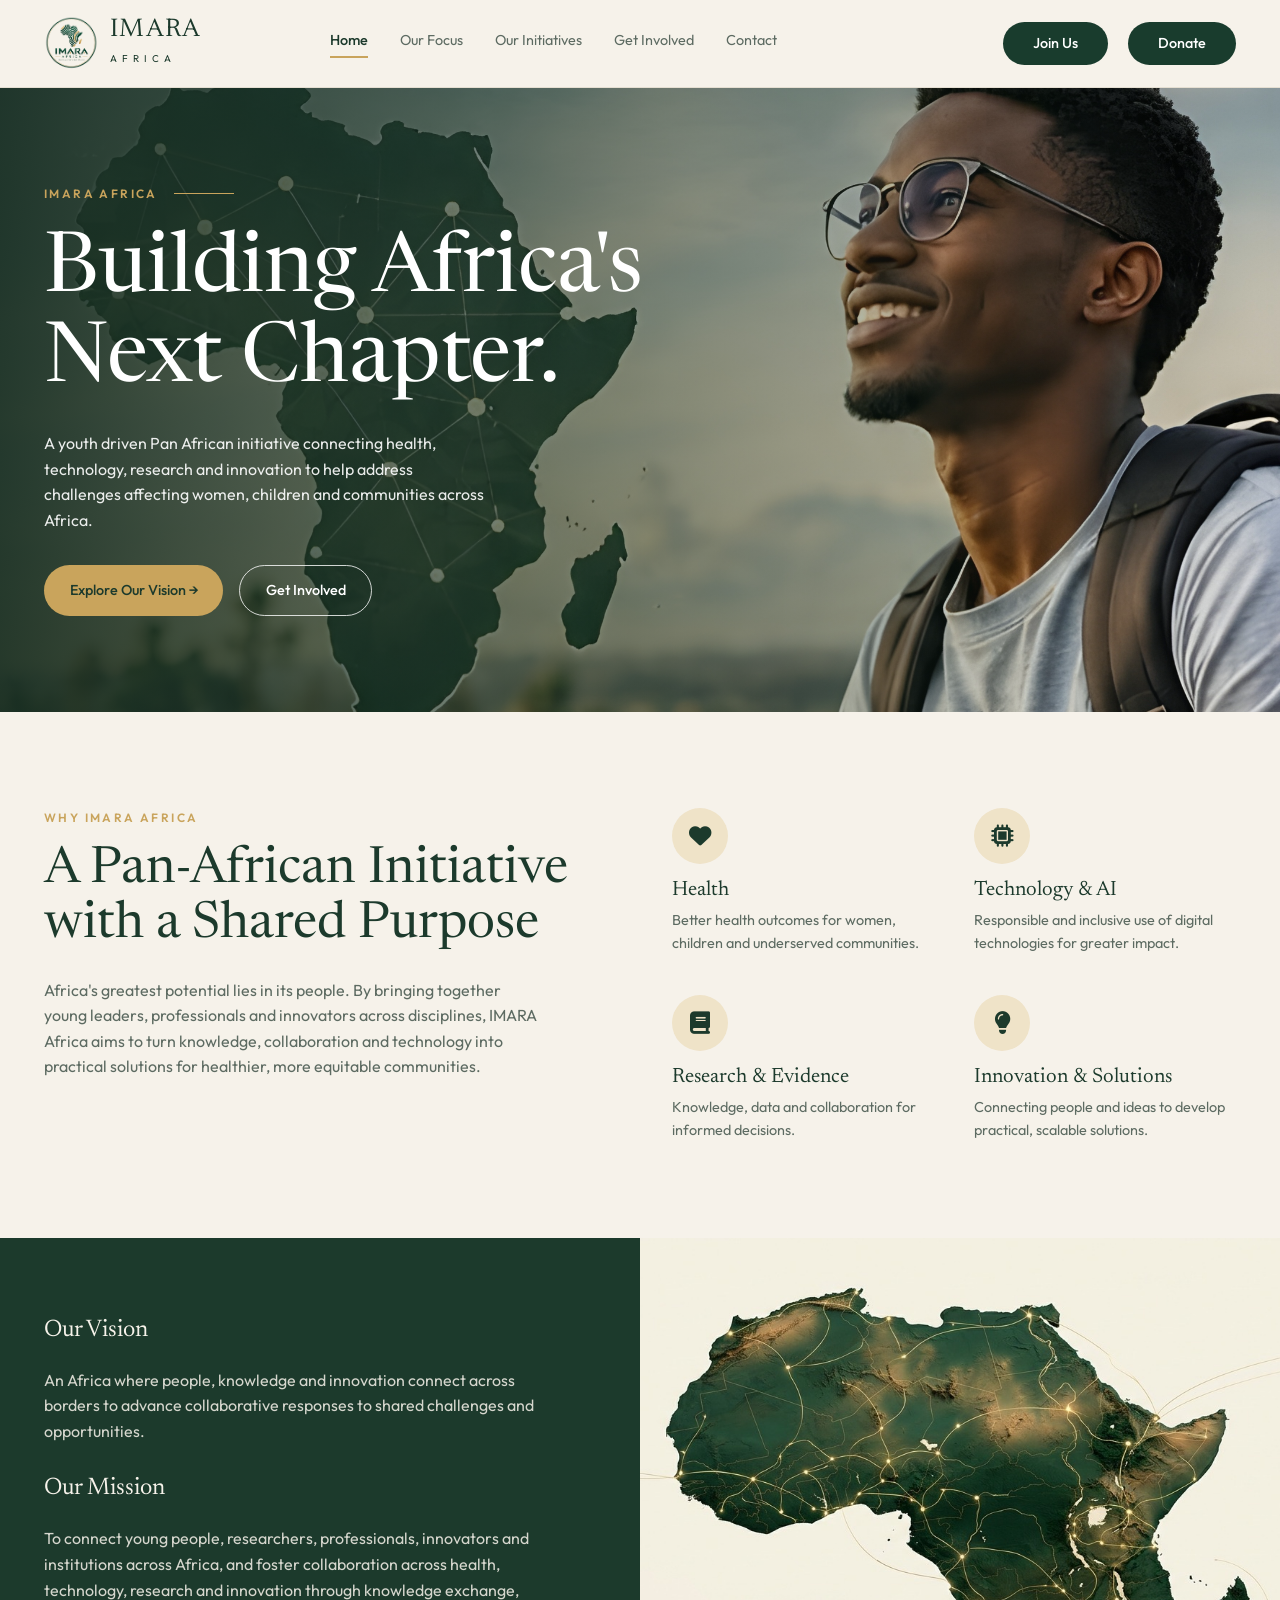
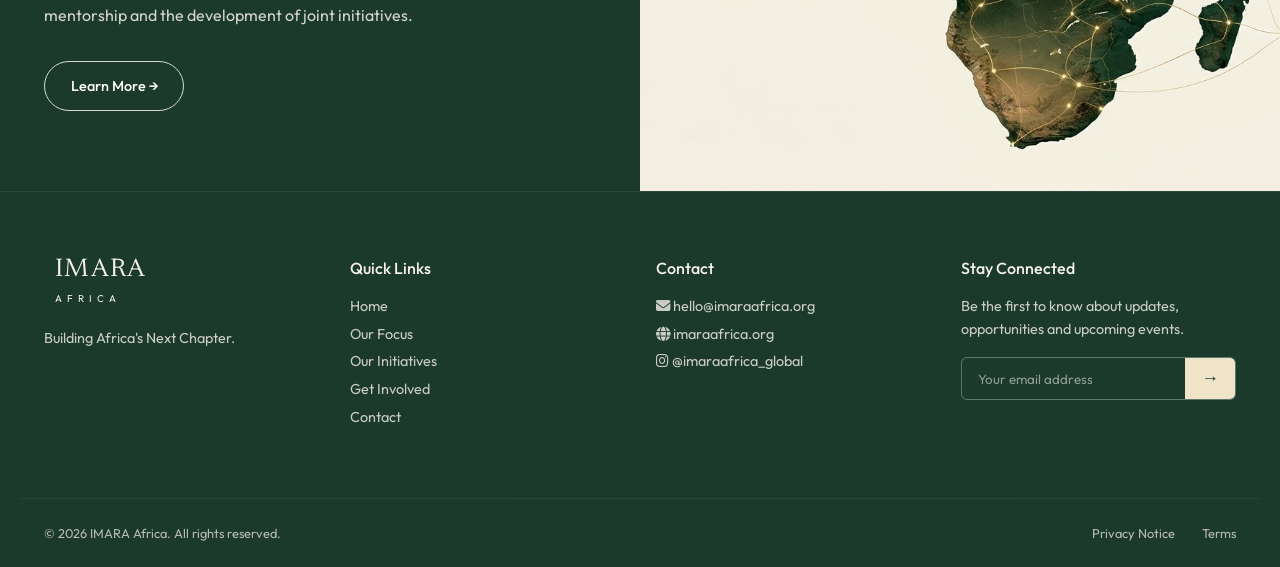
<file: index.html>
<!DOCTYPE html>
<html lang="en">

<head>
  <meta charset="UTF-8" />
  <meta name="viewport" content="width=device-width, initial-scale=1" />

  <!-- SEO -->
  <title>IMARA Africa | Building Africa's Next Chapter</title>

  <meta name="description"
    content="IMARA Africa is a youth-driven Pan-African initiative connecting health, technology, research and innovation to build Africa's future." />

  <link rel="canonical" href="https://imaraafrica.org/" />

  <!-- Google Fonts -->
  <link rel="preconnect" href="https://fonts.googleapis.com" />
  <link href="https://fonts.googleapis.com/css2?family=Newsreader:opsz,wght@6..72,400;6..72,500&family=Outfit:wght@300;400;500;600&display=swap" rel="stylesheet" />

  <!-- CSS -->
  <link rel="stylesheet" href="style.css" />
  <link rel="stylesheet" href="https://cdnjs.cloudflare.com/ajax/libs/font-awesome/6.7.2/css/all.min.css">
  <link rel="icon" type="image/png" href="images/logo2.jpg">
  <meta name="viewport" content="width=device-width, initial-scale=1.0">
</head>

<body>

  <!-- HEADER -->
  <header class="header">
    <div class="container header-inner">
      <a href="index.html" class="logo">
        <img src="./images/logo.jpg" alt="Logo" class="logo">
        <span><b>IMARA</b><small>AFRICA</small></span>
      </a>
      <nav class="nav" id="nav">
        <a href="index.html" class="active">Home</a>
        <a href="focus.html">Our Focus</a>
        <a href="initiatives.html">Our Initiatives</a>
        <a href="get-involved.html">Get Involved</a>
        <a href="contact.html">Contact</a>
      </nav>
      <div class="nav-buttons">
        <a href="get-involved.html" class="btn btn-green">Join Us</a>
        <a href="#" class="btn btn-green">Donate</a>
      </div>
      <button class="menu-btn" id="menuBtn" aria-label="Menu">☰</button>
    </div>
  </header>

  <!-- HERO -->
  <section class="hero">
    <img src="images/alao.jpg" alt="Young African woman looking at the horizon" />
    <div class="hero-overlay"></div>
    <div class="container hero-content fade-up">
      <p class="eyebrow">IMARA Africa <span class="line"></span></p>
      <h1>Building Africa's Next Chapter.</h1>
      <p>A youth driven Pan African initiative connecting health, technology, research and innovation to help address challenges affecting women, children and communities across Africa.</p>
      <div class="buttons">
        <a href="#network" class="btn btn-gold">Explore Our Vision →</a>
        <a href="get-involved.html" class="btn btn-outline">Get Involved</a>
      </div>
    </div>
  </section>

  <!-- ABOUT TEASER -->
  <section class="container about reveal">
    <div>
      <p class="eyebrow">Why IMARA Africa</p>
      <h2>A Pan-African Initiative with a Shared Purpose</h2>
      <p class="muted">Africa's greatest potential lies in its people. By bringing together young leaders, professionals and innovators across disciplines, IMARA Africa aims to turn knowledge, collaboration and technology into practical solutions for healthier, more equitable communities.</p>
    </div>
    <div class="features">
      <div class="feature"><div class="icon-circle"><i class="fa-solid fa-heart"></i></div><h3>Health</h3><p>Better health outcomes for women, children and underserved communities.</p></div>
      <div class="feature"><div class="icon-circle"><i class="fa-solid fa-microchip"></i></div><h3>Technology &amp; AI</h3><p>Responsible and inclusive use of digital technologies for greater impact.</p></div>
      <div class="feature"><div class="icon-circle"><i class="fa-solid fa-book"></i></div><h3>Research &amp; Evidence</h3><p>Knowledge, data and collaboration for informed decisions.</p></div>
      <div class="feature"><div class="icon-circle"><i class="fa-solid fa-lightbulb"></i></div><h3>Innovation &amp; Solutions</h3><p>Connecting people and ideas to develop practical, scalable solutions.</p></div>
    </div>
  </section>

  <!-- NETWORK TEASER -->
  <section class="split dark" id="network">
    <div class="split-text reveal">
      <h1>Our Vision</h1>
      <p>An Africa where people, knowledge and innovation connect across borders to advance collaborative responses to shared challenges and opportunities.</p>
      <h1>Our Mission</h1>
      <p>To connect young people, researchers, professionals, innovators and institutions across Africa, and foster collaboration across health, technology, research and innovation through knowledge exchange, mentorship and the development of joint initiatives.</p>
      <a href="initiatives.html" class="btn btn-outline">Learn More →</a>
    </div>
    <img src="images/vii.jpg" alt="Young professionals collaborating" loading="lazy" />
  </section>

  <!-- FOOTER -->
  <footer class="footer dark">
    <div class="container footer-grid">
      <div>
        <a href="index.html" class="logo light">
          <svg viewBox="0 0 40 44"><path d="M14 2c6 0 12 2 15 6l6 8c2 3 4 4 4 7-1 4-5 6-7 10l-4 9c-1 2-4 2-5 0l-3-9-5-6-10-1C2 25 0 20 2 15 5 9 8 2 14 2z"/></svg>
          <span><b>IMARA</b><small>AFRICA</small></span>
        </a>
        <p class="soft">Building Africa's Next Chapter.</p>
      </div>
      <div>
        <h4>Quick Links</h4>
        <ul class="soft"><li>
          <a href="index.html">Home</a></li>
          <li><a href="focus.html">Our Focus</a></li>
          <li><a href="initiatives.html">Our Initiatives</a></li>
          <li><a href="get-involved.html">Get Involved</a></li>
          <li><a href="contact.html">Contact</a></li></ul>
      </div>
      <div>
        <h4>Contact</h4>
        <ul class="soft"><li><i class="fa-solid fa-envelope"></i> hello@imaraafrica.org</li>
          <li><i class="fa-solid fa-globe"></i> imaraafrica.org</li>
          <li><a href="https://www.instagram.com/imaraafrica_global/" target="_blank"><i class="fa-brands fa-instagram"></i></a> @imaraafrica_global</li></ul>
      </div>
      <div>
        <h4>Stay Connected</h4>
        <p class="soft">Be the first to know about updates, opportunities and upcoming events.</p>
        <form class="subscribe" id="subscribe">
          <input type="email" required placeholder="Your email address" />
          <button aria-label="Subscribe">→</button>
        </form>
        <p class="thanks" id="thanks">Thank you for subscribing!</p>
      </div>
    </div>
    <div class="container footer-bottom">
      <span>© <span id="year"></span> IMARA Africa. All rights reserved.</span>
      <span><a href="#">Privacy Notice</a> <a href="#">Terms</a></span>
    </div>
  </footer>

  <script src="script.js"></script>
</body>
</html>
</file>
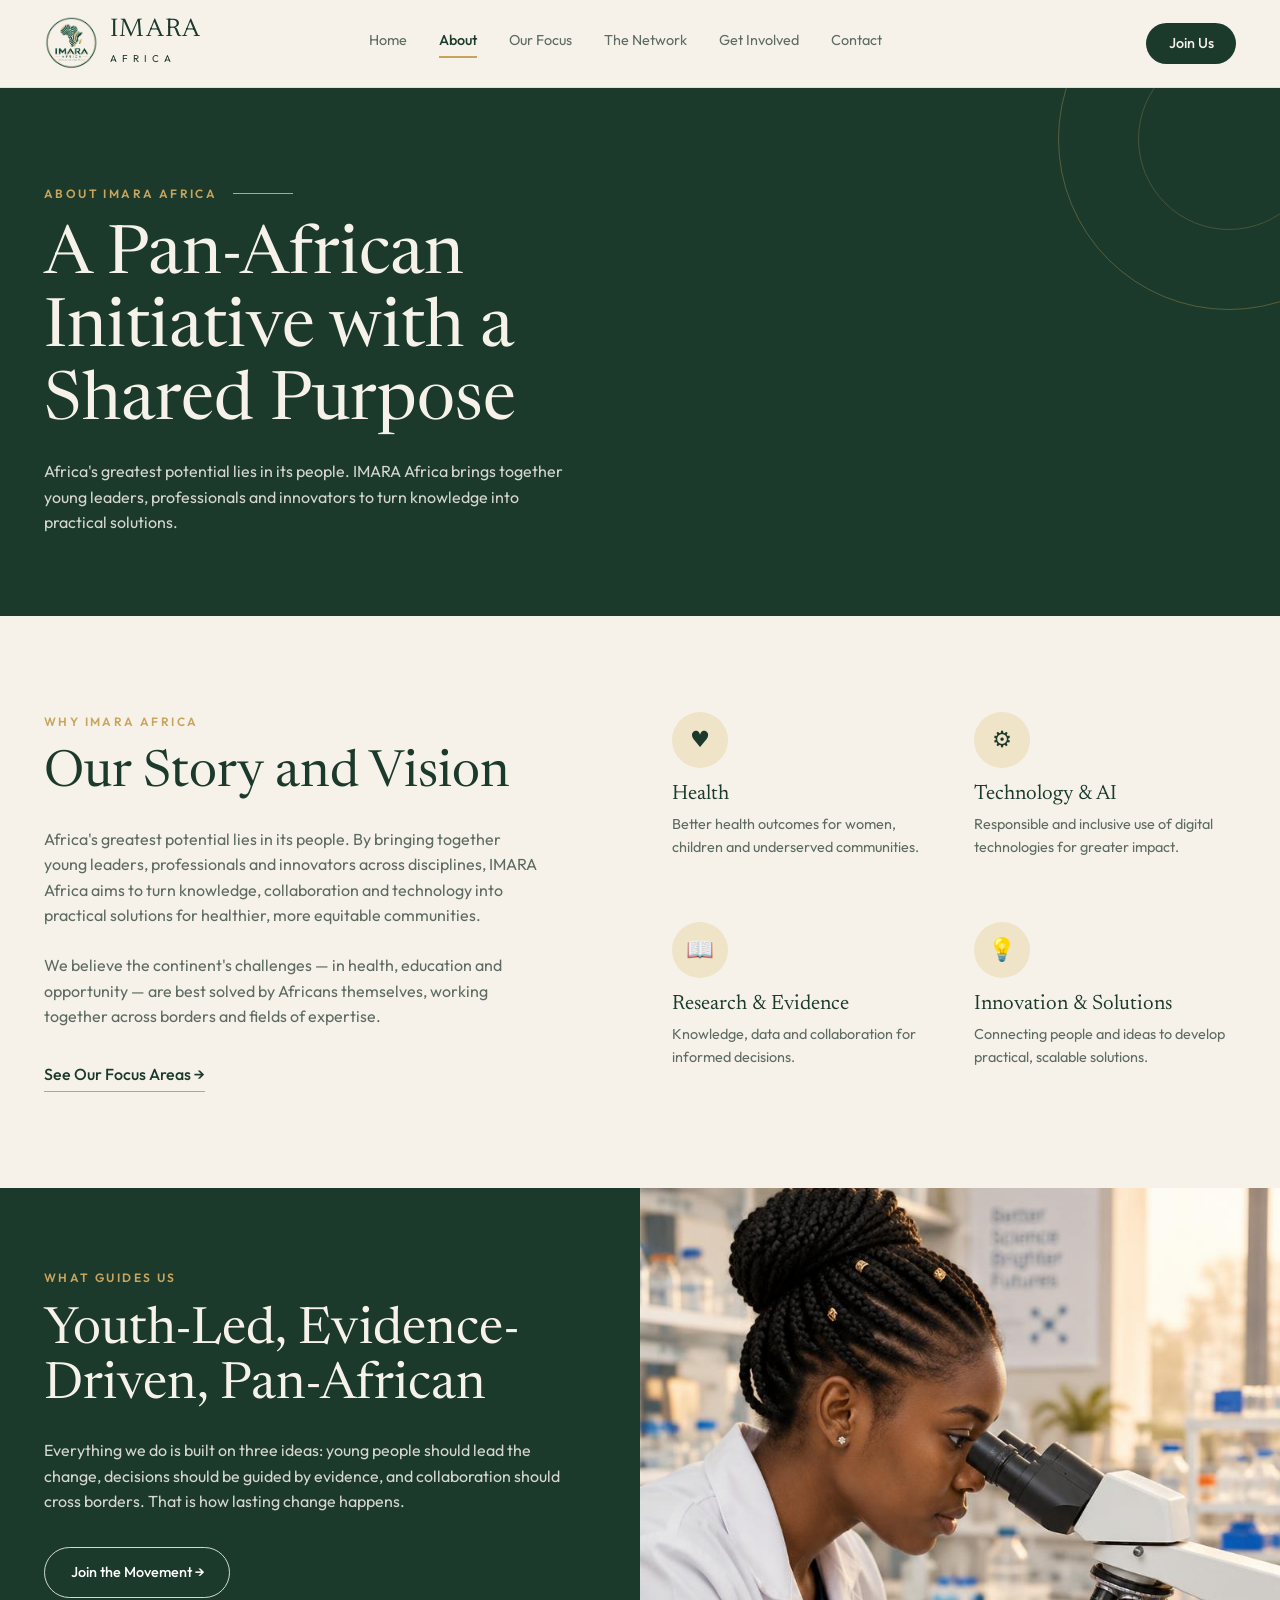
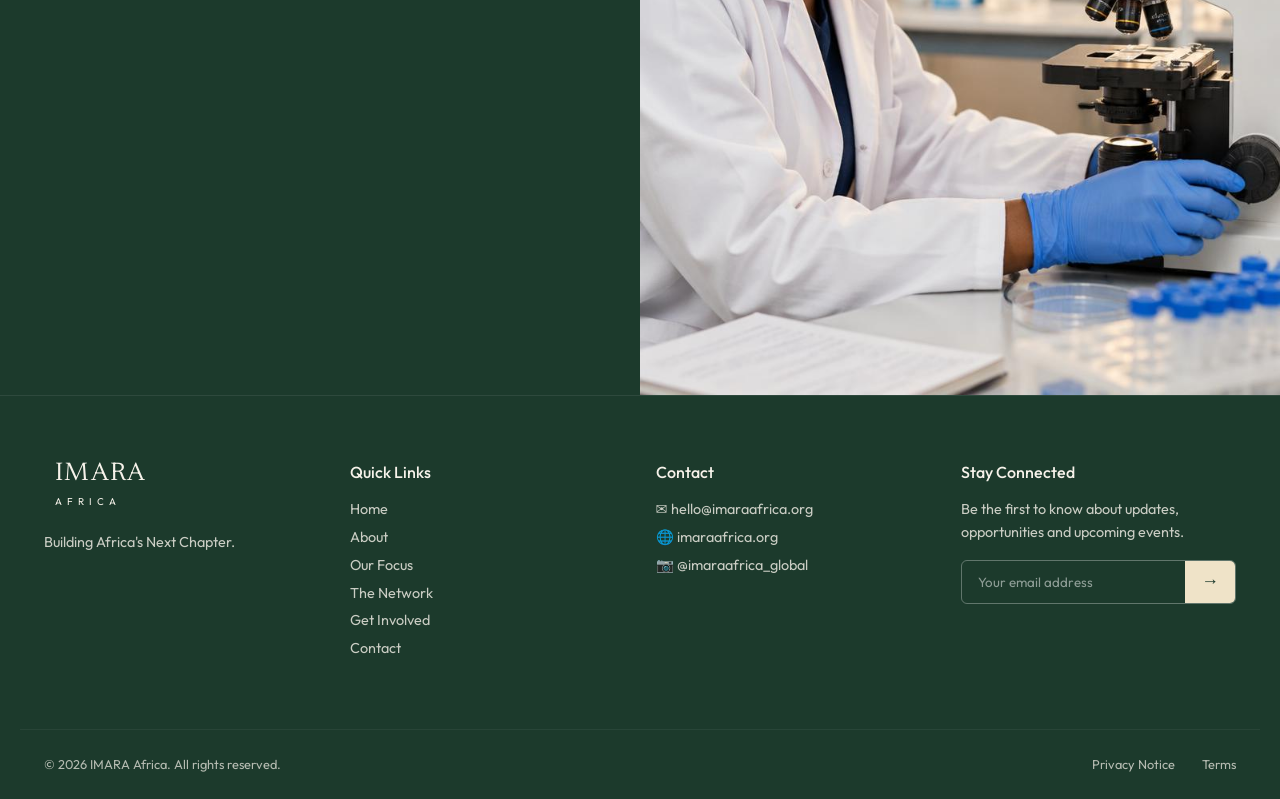
<file: about.html>
<!DOCTYPE html>
<html lang="en">
<head>
  <meta charset="UTF-8" />
  <meta name="viewport" content="width=device-width, initial-scale=1" />
  <title>About — IMARA Africa</title>
  <meta name="description" content="Learn about IMARA Africa, a youth-driven Pan-African initiative with a shared purpose." />
  <link rel="preconnect" href="https://fonts.googleapis.com" />
  <link href="https://fonts.googleapis.com/css2?family=Newsreader:opsz,wght@6..72,400;6..72,500&family=Outfit:wght@300;400;500;600&display=swap" rel="stylesheet" />
  <link rel="stylesheet" href="style.css" />
</head>
<body>

  <!-- HEADER -->
  <header class="header">
    <div class="container header-inner">
      <a href="index.html" class="logo">
       <img src="./images/logo.jpg" alt="Logo" class="logo">
        <span><b>IMARA</b><small>AFRICA</small></span>
      </a>
      <nav class="nav" id="nav">
        <a href="index.html">Home</a>
        <a href="about.html" class="active">About</a>
        <a href="focus.html">Our Focus</a>
        <a href="network.html">The Network</a>
        <a href="get-involved.html">Get Involved</a>
        <a href="contact.html">Contact</a>
      </nav>
      <a href="get-involved.html" class="btn btn-dark join">Join Us</a>
      <button class="menu-btn" id="menuBtn" aria-label="Menu">☰</button>
    </div>
  </header>

  <!-- PAGE HERO -->
  <section class="page-hero">
    <div class="container fade-up">
      <p class="eyebrow">About IMARA Africa <span class="line"></span></p>
      <h1>A Pan-African Initiative with a Shared Purpose</h1>
      <p>Africa's greatest potential lies in its people. IMARA Africa brings together young leaders, professionals and innovators to turn knowledge into practical solutions.</p>
    </div>
  </section>

  <!-- ABOUT -->
  <section class="container about reveal">
    <div>
      <p class="eyebrow">Why IMARA Africa</p>
      <h2>Our Story and Vision</h2>
      <p class="muted">Africa's greatest potential lies in its people. By bringing together young leaders, professionals and innovators across disciplines, IMARA Africa aims to turn knowledge, collaboration and technology into practical solutions for healthier, more equitable communities.</p>
      <p class="muted">We believe the continent's challenges — in health, education and opportunity — are best solved by Africans themselves, working together across borders and fields of expertise.</p>
      <a href="focus.html" class="link-line">See Our Focus Areas →</a>
    </div>
    <div class="features">
      <div class="feature"><div class="icon-circle">♥</div><h3>Health</h3><p>Better health outcomes for women, children and underserved communities.</p></div>
      <div class="feature"><div class="icon-circle">⚙</div><h3>Technology &amp; AI</h3><p>Responsible and inclusive use of digital technologies for greater impact.</p></div>
      <div class="feature"><div class="icon-circle">📖</div><h3>Research &amp; Evidence</h3><p>Knowledge, data and collaboration for informed decisions.</p></div>
      <div class="feature"><div class="icon-circle">💡</div><h3>Innovation &amp; Solutions</h3><p>Connecting people and ideas to develop practical, scalable solutions.</p></div>
    </div>
  </section>

  <!-- VALUES STRIP -->
  <section class="split dark">
    <div class="split-text reveal">
      <p class="eyebrow">What Guides Us</p>
      <h2>Youth-Led, Evidence-Driven, Pan-African</h2>
      <p>Everything we do is built on three ideas: young people should lead the change, decisions should be guided by evidence, and collaboration should cross borders. That is how lasting change happens.</p>
      <a href="get-involved.html" class="btn btn-outline">Join the Movement →</a>
    </div>
    <img src="images/research.jpg" alt="Research and collaboration" loading="lazy" />
  </section>

  <!-- FOOTER -->
  <footer class="footer dark">
    <div class="container footer-grid">
      <div>
        <a href="index.html" class="logo light">
          <svg viewBox="0 0 40 44"><path d="M14 2c6 0 12 2 15 6l6 8c2 3 4 4 4 7-1 4-5 6-7 10l-4 9c-1 2-4 2-5 0l-3-9-5-6-10-1C2 25 0 20 2 15 5 9 8 2 14 2z"/></svg>
          <span><b>IMARA</b><small>AFRICA</small></span>
        </a>
        <p class="soft">Building Africa's Next Chapter.</p>
      </div>
      <div>
        <h4>Quick Links</h4>
        <ul class="soft"><li><a href="index.html">Home</a></li><li><a href="about.html">About</a></li><li><a href="focus.html">Our Focus</a></li><li><a href="network.html">The Network</a></li><li><a href="get-involved.html">Get Involved</a></li><li><a href="contact.html">Contact</a></li></ul>
      </div>
      <div>
        <h4>Contact</h4>
        <ul class="soft"><li>✉ hello@imaraafrica.org</li><li>🌐 imaraafrica.org</li><li>📷 @imaraafrica_global</li></ul>
      </div>
      <div>
        <h4>Stay Connected</h4>
        <p class="soft">Be the first to know about updates, opportunities and upcoming events.</p>
        <form class="subscribe" id="subscribe">
          <input type="email" required placeholder="Your email address" />
          <button aria-label="Subscribe">→</button>
        </form>
        <p class="thanks" id="thanks">Thank you for subscribing!</p>
      </div>
    </div>
    <div class="container footer-bottom">
      <span>© <span id="year"></span> IMARA Africa. All rights reserved.</span>
      <span><a href="#">Privacy Notice</a> <a href="#">Terms</a></span>
    </div>
  </footer>

  <script src="script.js"></script>
</body>
</html>
</file>
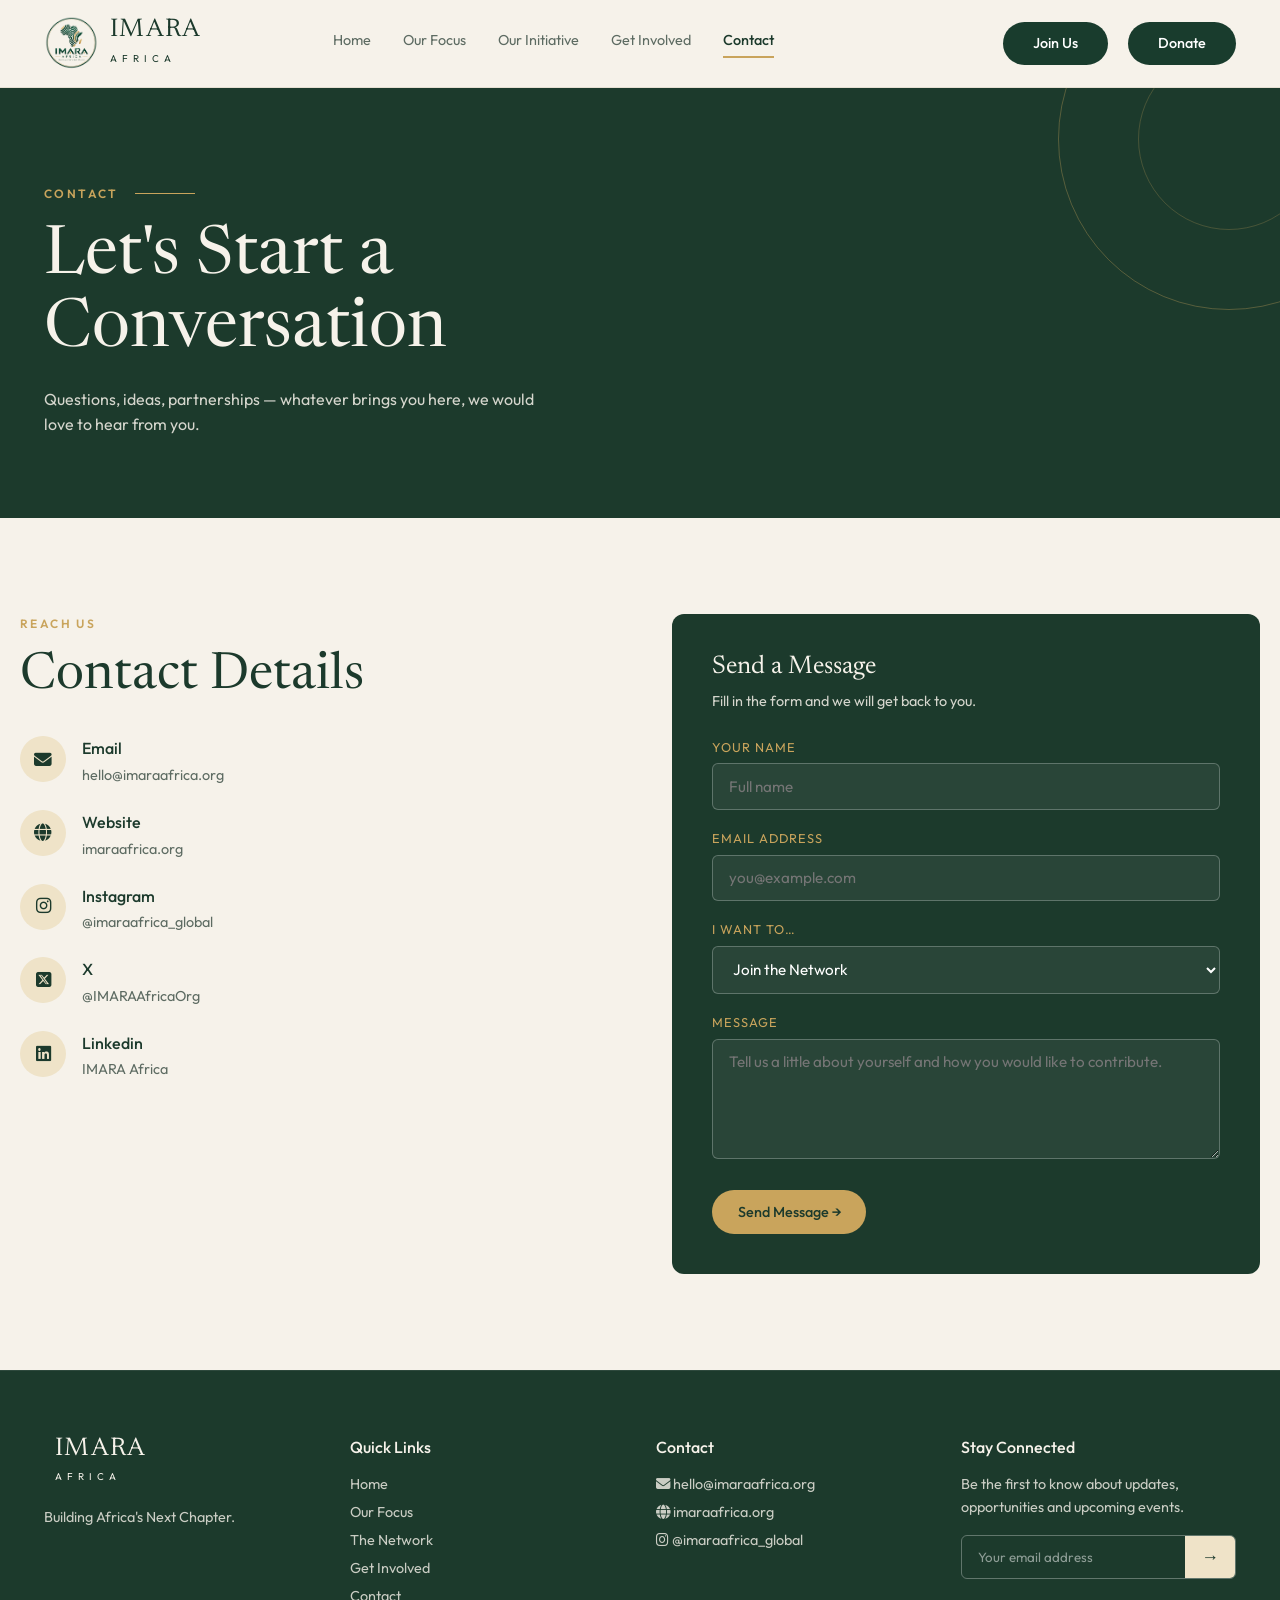
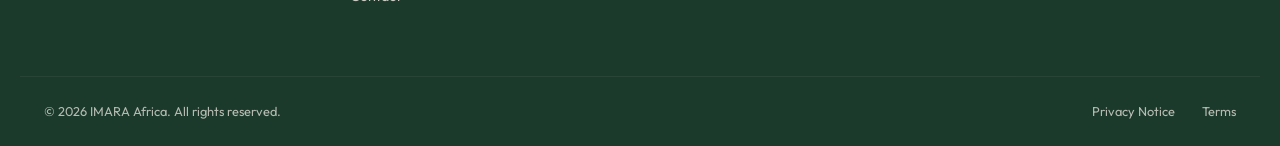
<file: contact.html>
<!DOCTYPE html>
<html lang="en">
<head>
  <meta charset="UTF-8" />
  <meta name="viewport" content="width=device-width, initial-scale=1" />
  <title>Contact — IMARA Africa</title>
  <meta name="description" content="Get in touch with IMARA Africa — join the network, volunteer, partner or make an inquiry." />
  <link rel="preconnect" href="https://fonts.googleapis.com" />
  <link href="https://fonts.googleapis.com/css2?family=Newsreader:opsz,wght@6..72,400;6..72,500&family=Outfit:wght@300;400;500;600&display=swap" rel="stylesheet" />
  <link rel="stylesheet" href="style.css" />
  <link rel="icon" type="image/png" href="images/logo2.jpg">
  <link rel="stylesheet" href="https://cdnjs.cloudflare.com/ajax/libs/font-awesome/6.7.2/css/all.min.css">
</head>
<body>

  <!-- HEADER -->
  <header class="header">
    <div class="container header-inner">
      <a href="index.html" class="logo">
       <img src="./images/logo.jpg" alt="Logo" class="logo">
        <span><b>IMARA</b><small>AFRICA</small></span>
      </a>
      <nav class="nav" id="nav">
        <a href="index.html">Home</a>
        <a href="focus.html">Our Focus</a>
        <a href="initiatives.html">Our Initiative</a>
        <a href="get-involved.html">Get Involved</a>
        <a href="contact.html" class="active">Contact</a>
      </nav>
      <div class="nav-buttons">
        <a href="get-involved.html" class="btn btn-green">Join Us</a>
        <a href="#" class="btn btn-green">Donate</a>
      </div>
      <button class="menu-btn" id="menuBtn" aria-label="Menu">☰</button>
    </div>
  </header>

  <!-- PAGE HERO -->
  <section class="page-hero">
    <div class="container fade-up">
      <p class="eyebrow">Contact <span class="line"></span></p>
      <h1>Let's Start a Conversation</h1>
      <p>Questions, ideas, partnerships — whatever brings you here, we would love to hear from you.</p>
    </div>
  </section>

  <!-- CONTACT -->
  <section class="container contact-grid">
    <div class="reveal">
      <p class="eyebrow">Reach Us</p>
      <h2>Contact Details</h2>
      <ul class="contact-list">
        <li><div class="icon-circle"><i class="fa-solid fa-envelope"></i></div><div><b>Email</b><span>hello@imaraafrica.org</span></div></li>
        <li><div class="icon-circle"><i class="fa-solid fa-globe"></i></div><div><b>Website</b><span>imaraafrica.org</span></div></li>
        <li><div class="icon-circle"><a href="https://www.instagram.com/imaraafrica_global/" target="_blank"><i class="fa-brands fa-instagram"></i></a></div><div><b>Instagram</b><span>@imaraafrica_global</span></div></li>
        <li><div class="icon-circle"><a href="https://x.com/IMARAAfricaOrg" target="_blank"><i class="fa-brands fa-square-x-twitter"></i></a></div><div><b>X</b><span>@IMARAAfricaOrg</span></div></li>
        <li><div class="icon-circle"><a href="https://www.linkedin.com/company/imara-africa-global/home/" target="_blank"><i class="fa-brands fa-linkedin"></i></a></div><div><b>Linkedin</b><span>IMARA Africa</span></div></li>
      </ul>
    </div>
    
<form class="contact-form reveal" id="contactForm">
  <h3>Send a Message</h3>
  <p>Fill in the form and we will get back to you.</p>

  <label for="name">Your Name</label>
  <input
    id="name"
    name="name"
    type="text"
    required
    placeholder="Full name"
  />

  <label for="email">Email Address</label>
  <input
    id="email"
    name="email"
    type="email"
    required
    placeholder="you@example.com"
  />

  <label for="topic">I want to…</label>
  <select id="topic" name="topic" required>
    <option value="Join the Network">Join the Network</option>
    <option value="Volunteer & Share Expertise">Volunteer & Share Expertise</option>
    <option value="Partner with You">Partner with You</option>
    <option value="Make an Inquiry">Make an Inquiry</option>
  </select>

  <label for="message">Message</label>
  <textarea
    id="message"
    name="message"
    required
    placeholder="Tell us a little about yourself and how you would like to contribute."
  ></textarea>

  <!-- Spam protection -->
  <input
    type="text"
    name="website"
    tabindex="-1"
    autocomplete="off"
    style="display:none"
  />

  <button class="btn btn-gold" type="submit">
    Send Message →
  </button>

  <p class="form-thanks" id="formThanks" aria-live="polite">
    Thank you! Your message has been sent successfully.
  </p>
</form>

  </section>

  <!-- FOOTER -->
  <footer class="footer dark">
    <div class="container footer-grid">
      <div>
        <a href="index.html" class="logo light">
          <svg viewBox="0 0 40 44"><path d="M14 2c6 0 12 2 15 6l6 8c2 3 4 4 4 7-1 4-5 6-7 10l-4 9c-1 2-4 2-5 0l-3-9-5-6-10-1C2 25 0 20 2 15 5 9 8 2 14 2z"/></svg>
          <span><b>IMARA</b><small>AFRICA</small></span>
        </a>
        <p class="soft">Building Africa's Next Chapter.</p>
      </div>
      <div>
        <h4>Quick Links</h4>
        <ul class="soft"><li><a href="index.html">Home</a></li><li><a href="focus.html">Our Focus</a></li><li><a href="initiatives.html">The Network</a></li><li><a href="get-involved.html">Get Involved</a></li><li><a href="contact.html">Contact</a></li></ul>
      </div>
      <div>
        <h4>Contact</h4>
        <ul class="soft"><li><i class="fa-solid fa-envelope"></i> hello@imaraafrica.org</li>
          <li><i class="fa-solid fa-globe"></i> imaraafrica.org</li>
          <li><a href="https://www.instagram.com/imaraafrica_global/" target="_blank"><i class="fa-brands fa-instagram"></i></a> @imaraafrica_global</li>
        </ul>
      </div>
      <div>
        <h4>Stay Connected</h4>
        <p class="soft">Be the first to know about updates, opportunities and upcoming events.</p>
        <form class="subscribe" id="subscribe">
          <input type="email" required placeholder="Your email address" />
          <button aria-label="Subscribe">→</button>
        </form>
        <p class="thanks" id="thanks">Thank you for subscribing!</p>
      </div>
    </div>
    <div class="container footer-bottom">
      <span>© <span id="year"></span> IMARA Africa. All rights reserved.</span>
      <span><a href="#">Privacy Notice</a> <a href="#">Terms</a></span>
    </div>
  </footer>

  <script src="script.js"></script>
</body>
</html>
</file>
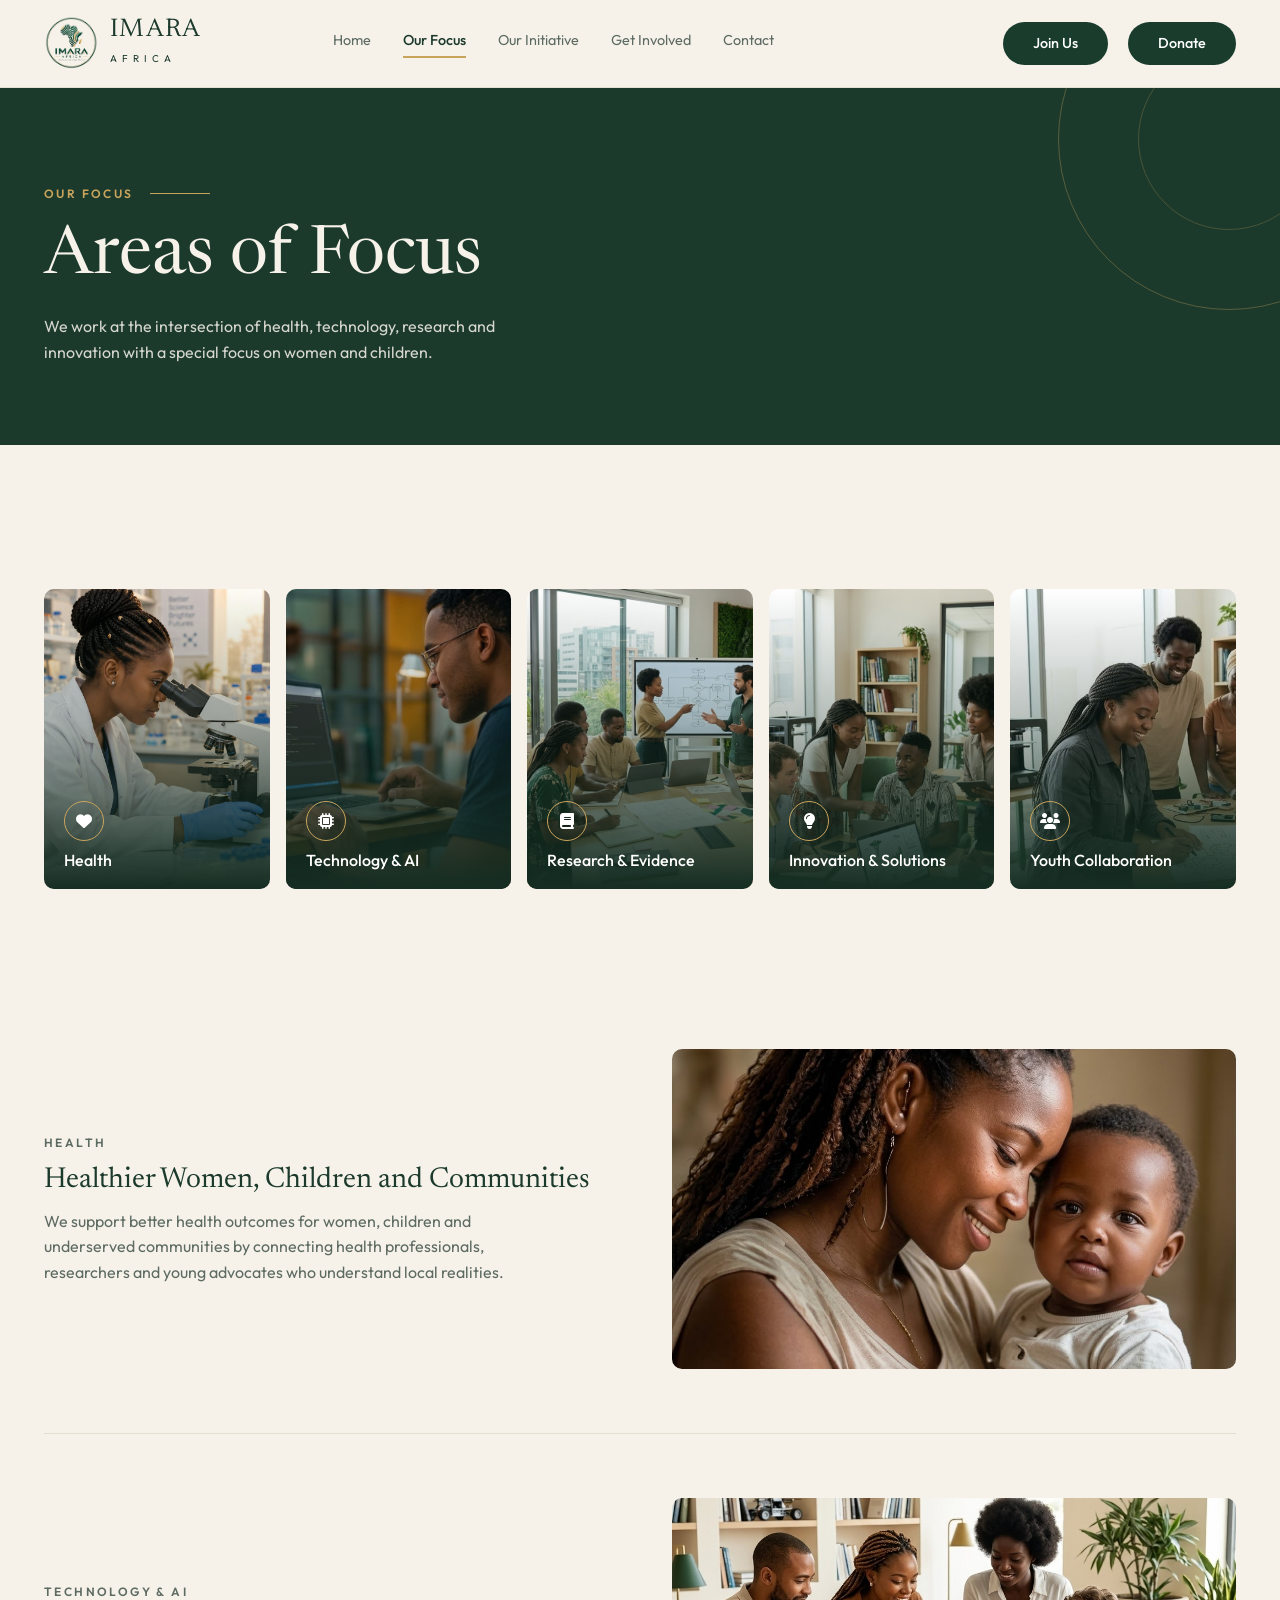
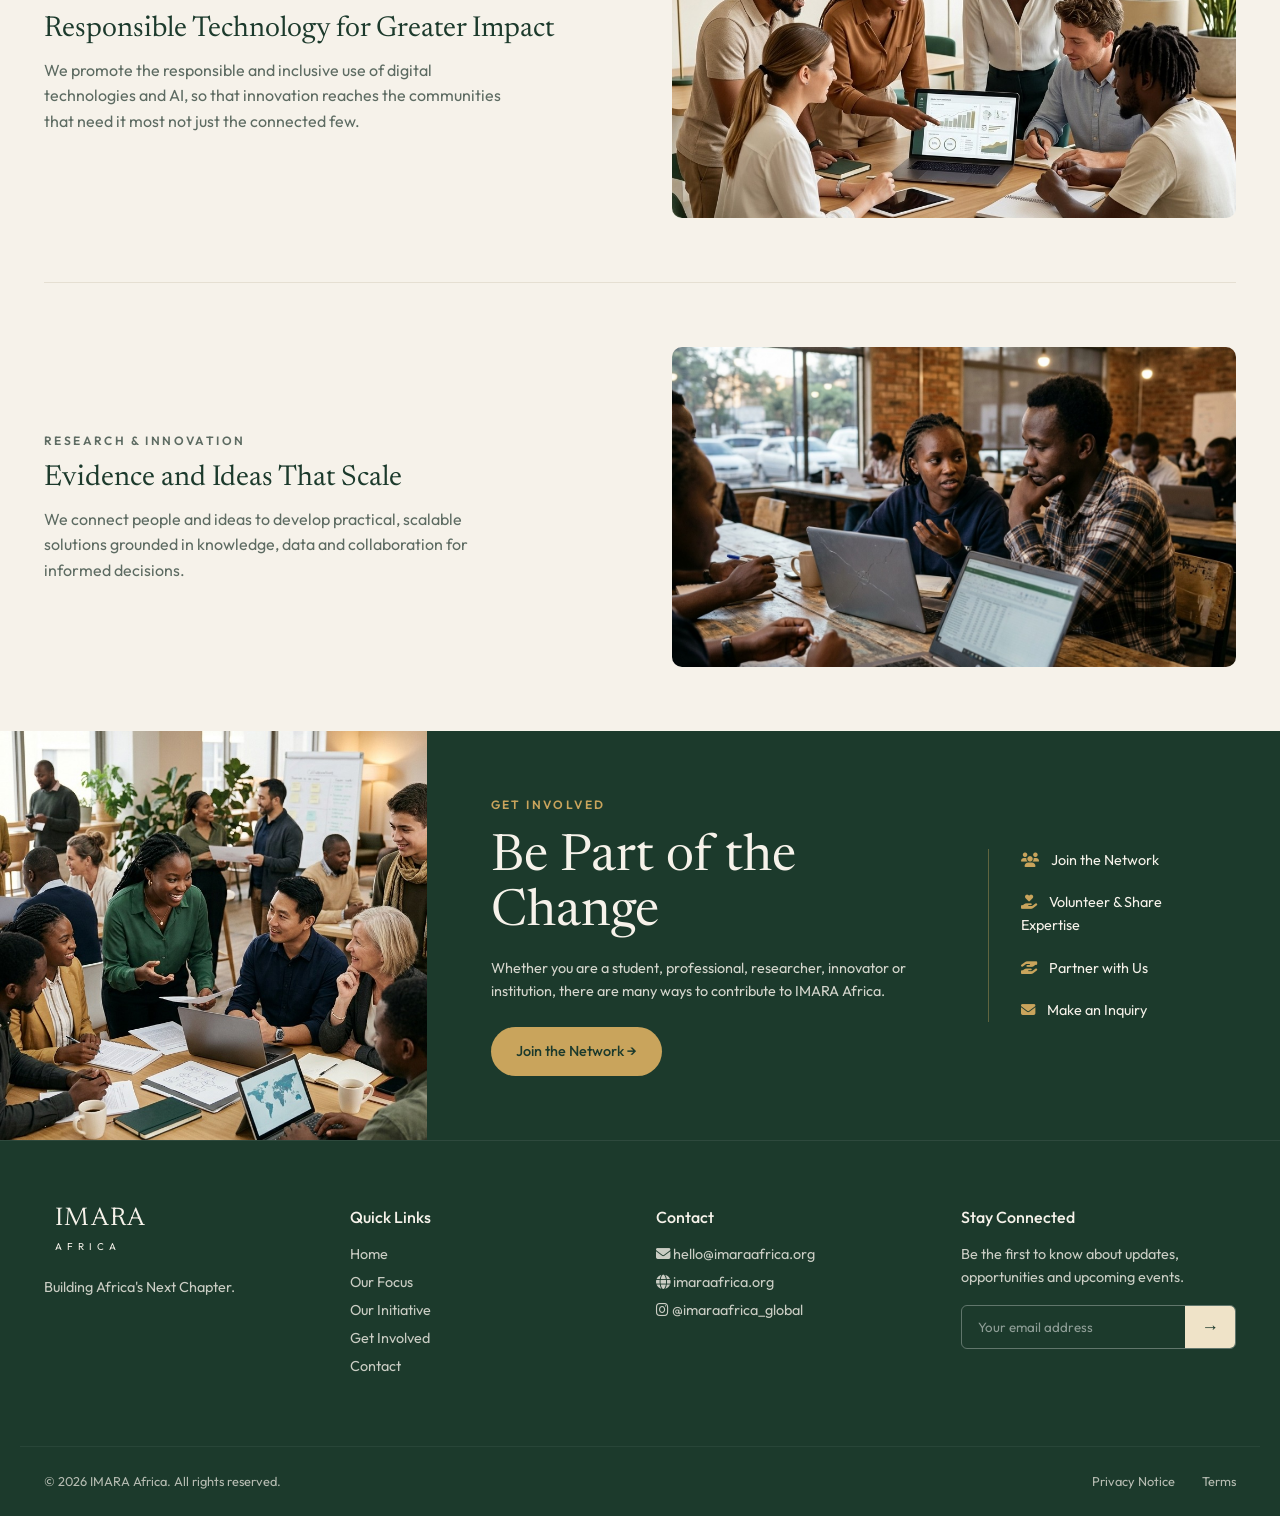
<file: focus.html>
<!DOCTYPE html>
<html lang="en">
<head>
  <meta charset="UTF-8" />
  <meta name="viewport" content="width=device-width, initial-scale=1" />
  <title>Our Focus — IMARA Africa</title>
  <meta name="description" content="IMARA Africa works at the intersection of health, technology, research and innovation — with a special focus on women and children." />
  <link rel="preconnect" href="https://fonts.googleapis.com" />
  <link href="https://fonts.googleapis.com/css2?family=Newsreader:opsz,wght@6..72,400;6..72,500&family=Outfit:wght@300;400;500;600&display=swap" rel="stylesheet" />
  <link rel="stylesheet" href="style.css" />
  <link rel="icon" type="image/png" href="images/logo2.jpg">
  <link rel="stylesheet" href="https://cdnjs.cloudflare.com/ajax/libs/font-awesome/6.7.2/css/all.min.css">
</head>
<body>

  <!-- HEADER -->
  <header class="header">
    <div class="container header-inner">
      <a href="index.html" class="logo">
        <img src="./images/logo.jpg" alt="Logo" class="logo">
        <span><b>IMARA</b><small>AFRICA</small></span>
      </a>
      <nav class="nav" id="nav">
        <a href="index.html">Home</a>
        <a href="focus.html" class="active">Our Focus</a>
        <a href="initiatives.html">Our Initiative</a>
        <a href="get-involved.html">Get Involved</a>
        <a href="contact.html">Contact</a>
      </nav>
      <div class="nav-buttons">
        <a href="get-involved.html" class="btn btn-green">Join Us</a>
        <a href="#" class="btn btn-green">Donate</a>
      </div>
      <button class="menu-btn" id="menuBtn" aria-label="Menu">☰</button>
    </div>
  </header>

  <!-- PAGE HERO -->
  <section class="page-hero">
    <div class="container fade-up">
      <p class="eyebrow">Our Focus <span class="line"></span></p>
      <h1>Areas of Focus</h1>
      <p>We work at the intersection of health, technology, research and innovation  with a special focus on women and children.</p>
    </div>
  </section>

  <!-- FOCUS CARDS -->
  <section class="container focus">
    <div class="cards">
      <div class="card reveal"><img src="images/research.jpg" alt="Health" style="object-position:50% 30%" /><div class="card-body"><span class="card-icon"><i class="fa-solid fa-heart"></i></span><h3>Health</h3><p>Better health outcomes for women and children.</p></div></div>
      <div class="card reveal"><img src="images/tech.jpg" alt="Technology" style="object-position:60% 50%" /><div class="card-body"><span class="card-icon"><i class="fa-solid fa-microchip"></i></span><h3>Technology &amp; AI</h3><p>Inclusive digital technologies for impact.</p></div></div>
      <div class="card reveal"><img src="images/reacher.jpg" alt="Research" style="object-position:30% 60%" /><div class="card-body"><span class="card-icon"><i class="fa-solid fa-book"></i></span><h3>Research &amp; Evidence</h3><p>Data and collaboration for decisions.</p></div></div>
      <div class="card reveal"><img src="images/innova.jpg" alt="Innovation" style="object-position:80% 30%" /><div class="card-body"><span class="card-icon"><i class="fa-solid fa-lightbulb"></i></span><h3>Innovation &amp; Solutions</h3><p>Practical, scalable solutions.</p></div></div>
      <div class="card reveal"><img src="images/youth.jpg" alt="Youth" /><div class="card-body"><span class="card-icon"><i class="fa-solid fa-users"></i></span><h3>Youth Collaboration</h3><p>Young people building skills together.</p></div></div>
    </div>
  </section>

  <!-- FOCUS DETAILS -->
  <section class="container">
    <div class="focus-detail reveal">
      <div>
        <p class="eyebrow">Health</p>
        <h3>Healthier Women, Children and Communities</h3>
        <p>We support better health outcomes for women, children and underserved communities by connecting health professionals, researchers and young advocates who understand local realities.</p>
      </div>
      <img src="images/mama.jpg" alt="Health research" loading="lazy" style="object-position:50% 30%" />
    </div>
    <div class="focus-detail flip reveal">
      <div>
        <p class="eyebrow">Technology &amp; AI</p>
        <h3>Responsible Technology for Greater Impact</h3>
        <p>We promote the responsible and inclusive use of digital technologies and AI, so that innovation reaches the communities that need it most  not just the connected few.</p>
      </div>
      <img src="images/respo.jpg" alt="Young people using technology" loading="lazy" style="object-position:60% 50%" />
    </div>
    <div class="focus-detail reveal">
      <div>
        <p class="eyebrow">Research &amp; Innovation</p>
        <h3>Evidence and Ideas That Scale</h3>
        <p>We connect people and ideas to develop practical, scalable solutions  grounded in knowledge, data and collaboration for informed decisions.</p>
      </div>
      <img src="images/eve.jpg" alt="Innovation across Africa" loading="lazy" style="object-position:80% 30%" />
    </div>
  </section>

  <!-- CTA -->
  <section class="involved dark">
    <img src="images/part.jpg" alt="African hills and lake" loading="lazy" />
    <div class="involved-body">
      <div class="reveal">
        <p class="eyebrow">Get Involved</p>
        <h2>Be Part of the Change</h2>
        <p>Whether you are a student, professional, researcher, innovator or institution, there are many ways to contribute to IMARA Africa.</p>
        <a href="get-involved.html" class="btn btn-gold">Join the Network →</a>
      </div>
      <ul class="ways">
        <li><span><i class="fa-solid fa-users"></i></span> Join the Network</li>
        <li><span><i class="fa-solid fa-hand-holding-heart"></i></span> Volunteer &amp; Share Expertise</li>
        <li><span><i class="fa-solid fa-hand-holding-hand"></i></span> Partner with Us</li>
        <li><span><i class="fa-solid fa-envelope"></i></span> Make an Inquiry</li>
      </ul>
    </div>
  </section>

  <!-- FOOTER -->
  <footer class="footer dark">
    <div class="container footer-grid">
      <div>
        <a href="index.html" class="logo light">
          <svg viewBox="0 0 40 44"><path d="M14 2c6 0 12 2 15 6l6 8c2 3 4 4 4 7-1 4-5 6-7 10l-4 9c-1 2-4 2-5 0l-3-9-5-6-10-1C2 25 0 20 2 15 5 9 8 2 14 2z"/></svg>
          <span><b>IMARA</b><small>AFRICA</small></span>
        </a>
        <p class="soft">Building Africa's Next Chapter.</p>
      </div>
      <div>
        <h4>Quick Links</h4>
        <ul class="soft"><li><a href="index.html">Home</a></li><li><a href="focus.html">Our Focus</a></li><li><a href="initiatives.html">Our Initiative</a></li><li><a href="get-involved.html">Get Involved</a></li><li><a href="contact.html">Contact</a></li></ul>
      </div>
      <div>
        <h4>Contact</h4>
        <ul class="soft"><li><i class="fa-solid fa-envelope"></i> hello@imaraafrica.org</li>
          <li><i class="fa-solid fa-globe"></i> imaraafrica.org</li>
          <li><a href="https://www.instagram.com/imaraafrica_global/" target="_blank"><i class="fa-brands fa-instagram"></i></a> @imaraafrica_global</li></ul>
      </div>
      <div>
        <h4>Stay Connected</h4>
        <p class="soft">Be the first to know about updates, opportunities and upcoming events.</p>
        <form class="subscribe" id="subscribe">
          <input type="email" required placeholder="Your email address" />
          <button aria-label="Subscribe">→</button>
        </form>
        <p class="thanks" id="thanks">Thank you for subscribing!</p>
      </div>
    </div>
    <div class="container footer-bottom">
      <span>© <span id="year"></span> IMARA Africa. All rights reserved.</span>
      <span><a href="#">Privacy Notice</a> <a href="#">Terms</a></span>
    </div>
  </footer>

  <script src="script.js"></script>
</body>
</html>
</file>
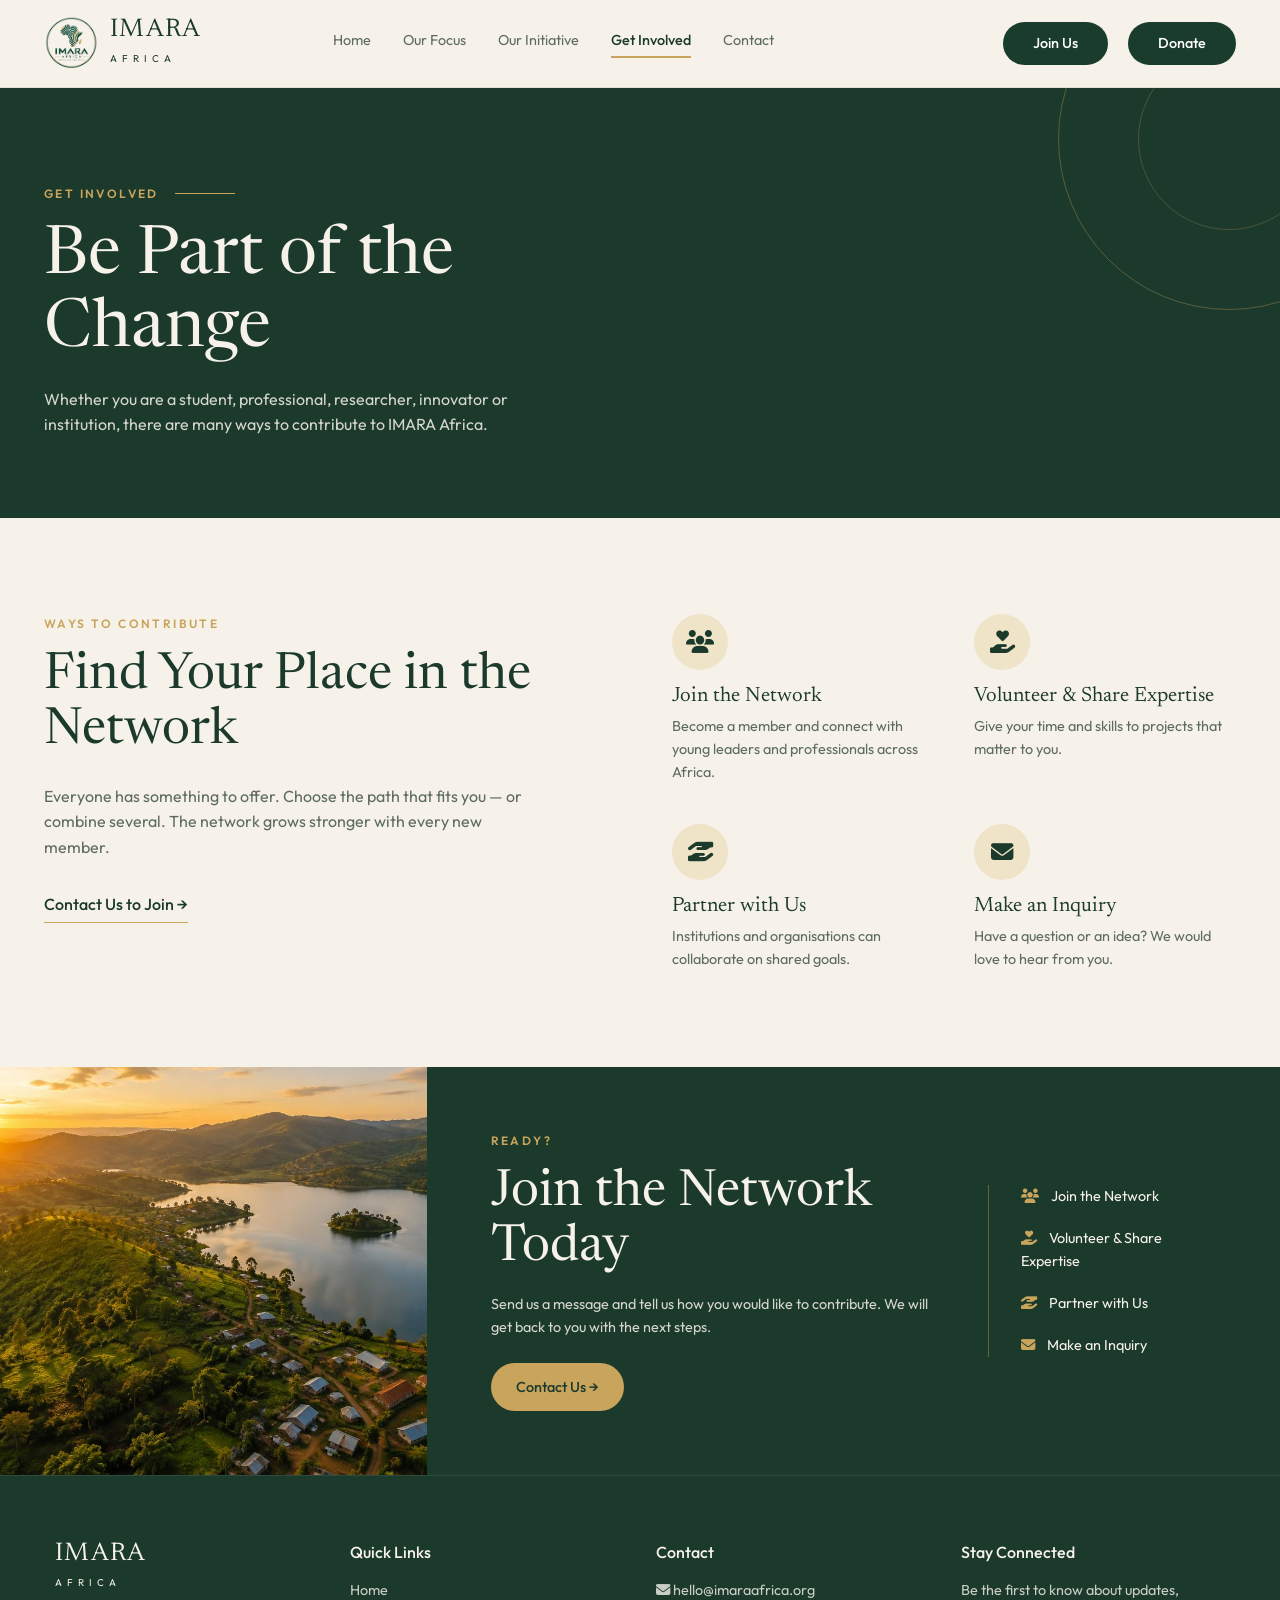
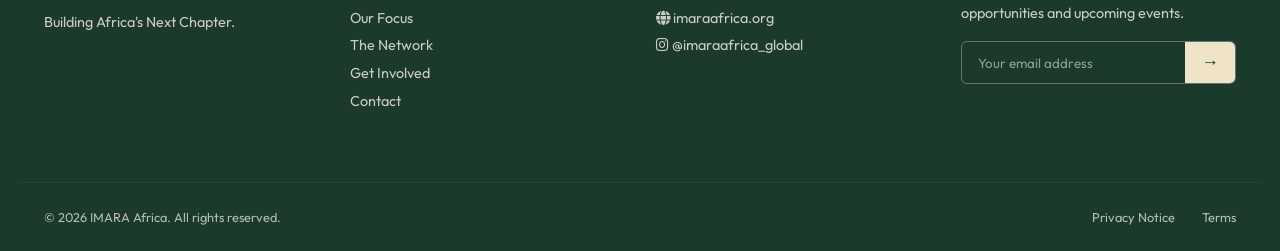
<file: get-involved.html>
<!DOCTYPE html>
<html lang="en">
<head>
  <meta charset="UTF-8" />
  <meta name="viewport" content="width=device-width, initial-scale=1" />
  <title>Get Involved — IMARA Africa</title>
  <meta name="description" content="Join the IMARA Africa network — volunteer, partner with us, or make an inquiry." />
  <link rel="preconnect" href="https://fonts.googleapis.com" />
  <link href="https://fonts.googleapis.com/css2?family=Newsreader:opsz,wght@6..72,400;6..72,500&family=Outfit:wght@300;400;500;600&display=swap" rel="stylesheet" />
  <link rel="stylesheet" href="style.css" />
  <link rel="icon" type="image/png" href="images/logo2.jpg">
  <link rel="stylesheet" href="https://cdnjs.cloudflare.com/ajax/libs/font-awesome/6.7.2/css/all.min.css">
</head>
<body>

  <!-- HEADER -->
  <header class="header">
    <div class="container header-inner">
      <a href="index.html" class="logo">
       <img src="./images/logo.jpg" alt="Logo" class="logo">
        <span><b>IMARA</b><small>AFRICA</small></span>
      </a>
      <nav class="nav" id="nav">
        <a href="index.html">Home</a>
        <a href="focus.html">Our Focus</a>
        <a href="initiatives.html">Our Initiative</a>
        <a href="get-involved.html" class="active">Get Involved</a>
        <a href="contact.html">Contact</a>
      </nav>
      <div class="nav-buttons">
        <a href="get-involved.html" class="btn btn-green">Join Us</a>
        <a href="#" class="btn btn-green">Donate</a>
      </div>
      <button class="menu-btn" id="menuBtn" aria-label="Menu">☰</button>
    </div>
  </header>

  <!-- PAGE HERO -->
  <section class="page-hero">
    <div class="container fade-up">
      <p class="eyebrow">Get Involved <span class="line"></span></p>
      <h1>Be Part of the Change</h1>
      <p>Whether you are a student, professional, researcher, innovator or institution, there are many ways to contribute to IMARA Africa.</p>
    </div>
  </section>

  <!-- WAYS TO JOIN -->
  <section class="container about reveal">
    <div>
      <p class="eyebrow">Ways to Contribute</p>
      <h2>Find Your Place in the Network</h2>
      <p class="muted">Everyone has something to offer. Choose the path that fits you — or combine several. The network grows stronger with every new member.</p>
      <a href="contact.html" class="link-line">Contact Us to Join →</a>
    </div>
    <div class="features">
      <div class="feature"><div class="icon-circle"><i class="fa-solid fa-users"></i></div><h3>Join the Network</h3><p>Become a member and connect with young leaders and professionals across Africa.</p></div>
      <div class="feature"><div class="icon-circle"><i class="fa-solid fa-hand-holding-heart"></i></div><h3>Volunteer &amp; Share Expertise</h3><p>Give your time and skills to projects that matter to you.</p></div>
      <div class="feature"><div class="icon-circle"><i class="fa-solid fa-hand-holding-hand"></i></div><h3>Partner with Us</h3><p>Institutions and organisations can collaborate on shared goals.</p></div>
      <div class="feature"><div class="icon-circle"><i class="fa-solid fa-envelope"></i></div><h3>Make an Inquiry</h3><p>Have a question or an idea? We would love to hear from you.</p></div>
    </div>
  </section>

  <!-- CTA BAND -->
  <section class="involved dark">
    <img src="images/landscape.jpg" alt="African hills and lake" loading="lazy" />
    <div class="involved-body">
      <div class="reveal">
        <p class="eyebrow">Ready?</p>
        <h2>Join the Network Today</h2>
        <p>Send us a message and tell us how you would like to contribute. We will get back to you with the next steps.</p>
        <a href="contact.html" class="btn btn-gold">Contact Us →</a>
      </div>
      <ul class="ways">
        <li><span><i class="fa-solid fa-users"></i></span> Join the Network</li>
        <li><span><i class="fa-solid fa-hand-holding-heart"></i></span> Volunteer &amp; Share Expertise</li>
        <li><span><i class="fa-solid fa-hand-holding-hand"></i></span> Partner with Us</li>
        <li><span><i class="fa-solid fa-envelope"></i></span> Make an Inquiry</li>
      </ul>
    </div>
  </section>

  <!-- FOOTER -->
  <footer class="footer dark">
    <div class="container footer-grid">
      <div>
        <a href="index.html" class="logo light">
          <svg viewBox="0 0 40 44"><path d="M14 2c6 0 12 2 15 6l6 8c2 3 4 4 4 7-1 4-5 6-7 10l-4 9c-1 2-4 2-5 0l-3-9-5-6-10-1C2 25 0 20 2 15 5 9 8 2 14 2z"/></svg>
          <span><b>IMARA</b><small>AFRICA</small></span>
        </a>
        <p class="soft">Building Africa's Next Chapter.</p>
      </div>
      <div>
        <h4>Quick Links</h4>
        <ul class="soft"><li><a href="index.html">Home</a></li><li><a href="focus.html">Our Focus</a></li><li><a href="initiatives.html">The Network</a></li><li><a href="get-involved.html">Get Involved</a></li><li><a href="contact.html">Contact</a></li></ul>
      </div>
      <div>
        <h4>Contact</h4>
        <ul class="soft"><li><i class="fa-solid fa-envelope"></i> hello@imaraafrica.org</li>
          <li><i class="fa-solid fa-globe"></i> imaraafrica.org</li>
          <li><a href="https://www.instagram.com/imaraafrica_global/" target="_blank"><i class="fa-brands fa-instagram"></i></a> @imaraafrica_global</li></ul>
      </div>
      <div>
        <h4>Stay Connected</h4>
        <p class="soft">Be the first to know about updates, opportunities and upcoming events.</p>
        <form class="subscribe" id="subscribe">
          <input type="email" required placeholder="Your email address" />
          <button aria-label="Subscribe">→</button>
        </form>
        <p class="thanks" id="thanks">Thank you for subscribing!</p>
      </div>
    </div>
    <div class="container footer-bottom">
      <span>© <span id="year"></span> IMARA Africa. All rights reserved.</span>
      <span><a href="#">Privacy Notice</a> <a href="#">Terms</a></span>
    </div>
  </footer>

  <script src="script.js"></script>
</body>
</html>
</file>
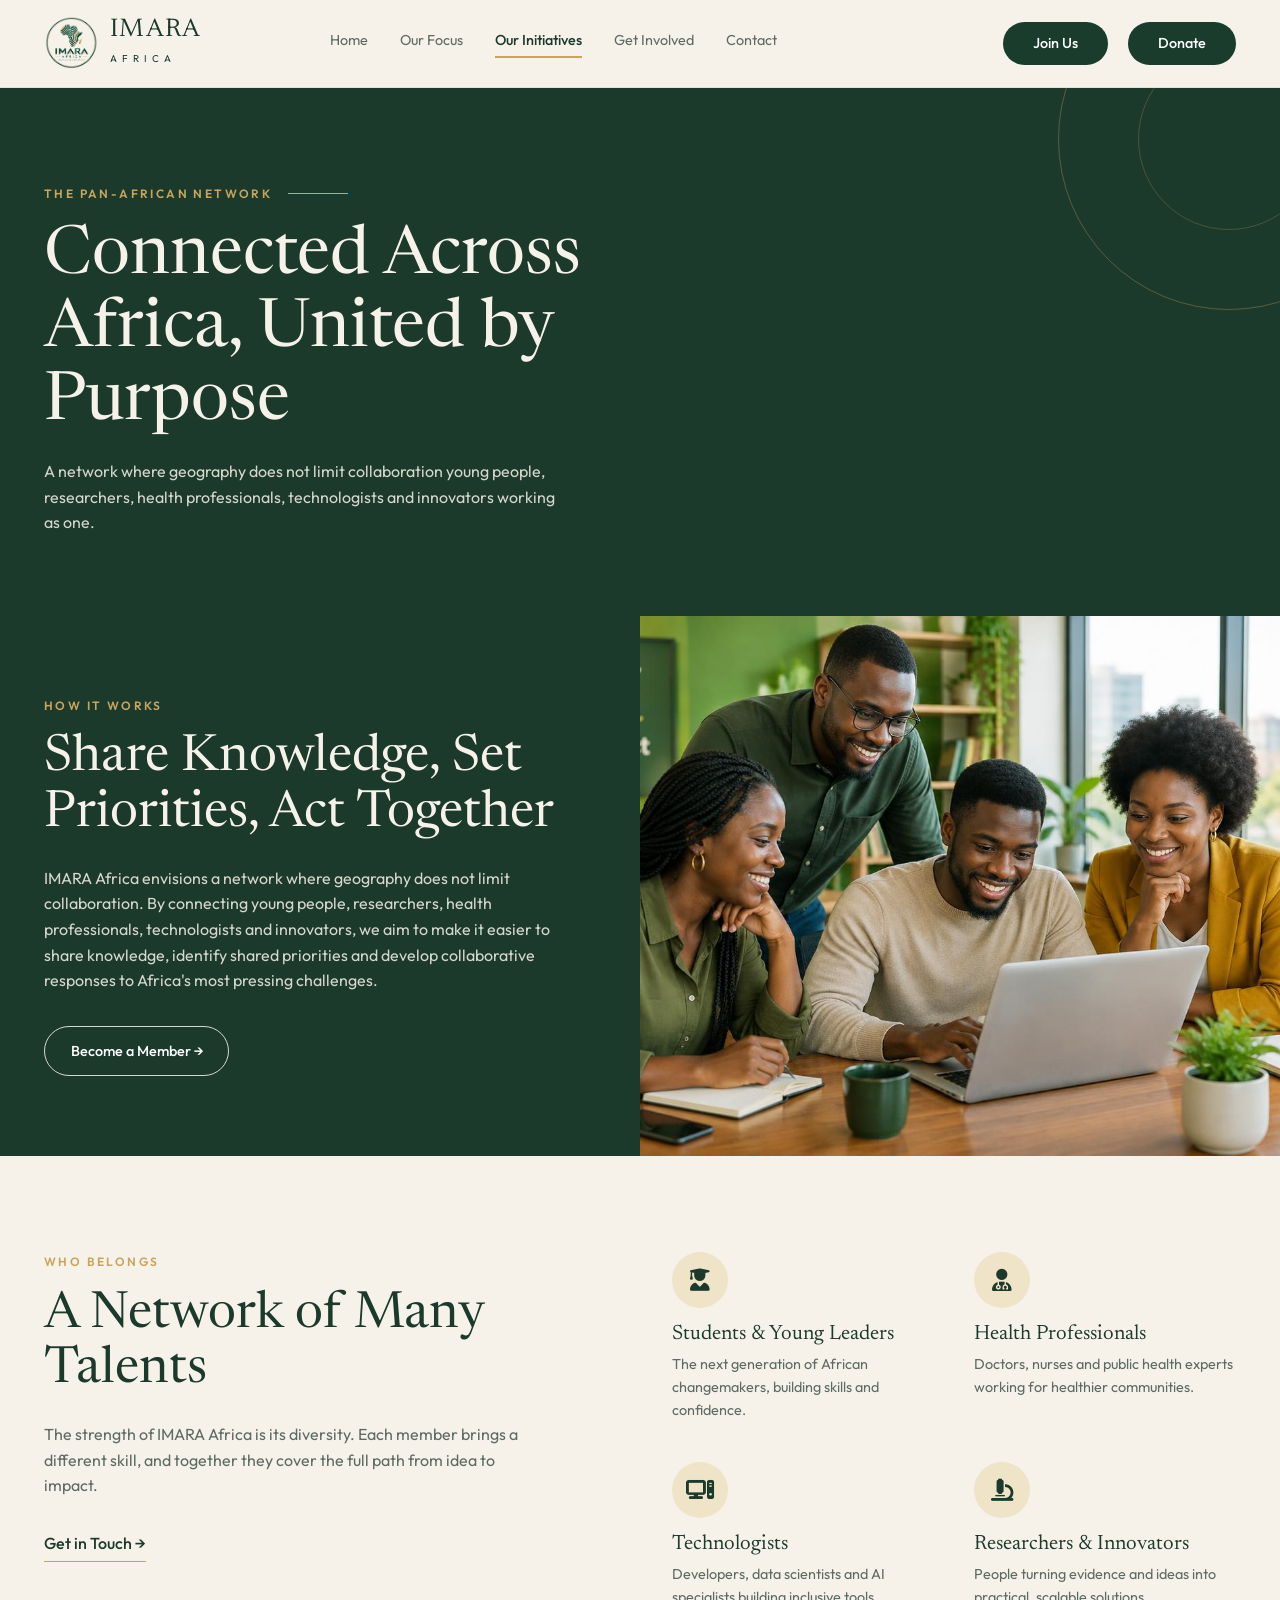
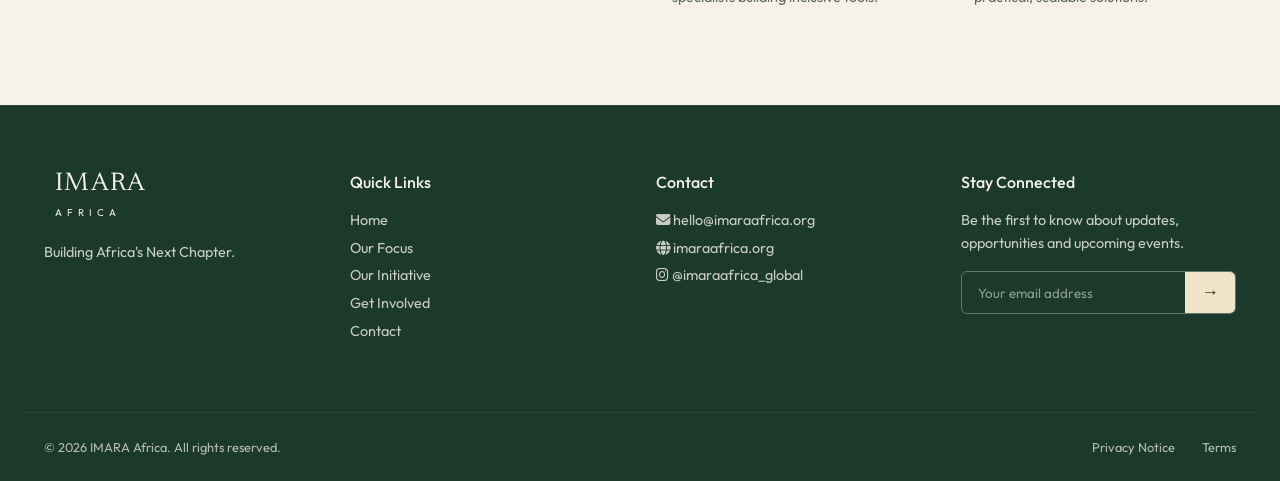
<file: initiatives.html>
<!DOCTYPE html>
<html lang="en">
<head>
  <meta charset="UTF-8" />
  <meta name="viewport" content="width=device-width, initial-scale=1" />
  <title>Initiative — IMARA Africa</title>
  <meta name="description" content="A Pan-African initiative connecting young people, researchers, health professionals, technologists and innovators." />
  <link rel="preconnect" href="https://fonts.googleapis.com" />
  <link href="https://fonts.googleapis.com/css2?family=Newsreader:opsz,wght@6..72,400;6..72,500&family=Outfit:wght@300;400;500;600&display=swap" rel="stylesheet" />
  <link rel="stylesheet" href="style.css" />
  <link rel="icon" type="image/png" href="images/logo2.jpg">
  <link rel="stylesheet" href="https://cdnjs.cloudflare.com/ajax/libs/font-awesome/6.7.2/css/all.min.css">
</head>
<body>

  <!-- HEADER -->
  <header class="header">
    <div class="container header-inner">
      <a href="index.html" class="logo">
        <img src="./images/logo.jpg" alt="Logo" class="logo">
        <span><b>IMARA</b><small>AFRICA</small></span>
      </a>
      <nav class="nav" id="nav">
        <a href="index.html">Home</a>
        <a href="focus.html">Our Focus</a>
        <a href="initiatives.html" class="active">Our Initiatives</a>
        <a href="get-involved.html">Get Involved</a>
        <a href="contact.html">Contact</a>
      </nav>
      <div class="nav-buttons">
        <a href="get-involved.html" class="btn btn-green">Join Us</a>
        <a href="#" class="btn btn-green">Donate</a>
      </div>
      <button class="menu-btn" id="menuBtn" aria-label="Menu">☰</button>
    </div>
  </header>

  <!-- PAGE HERO -->
  <section class="page-hero">
    <div class="container fade-up">
      <p class="eyebrow">The Pan-African Network <span class="line"></span></p>
      <h1>Connected Across Africa, United by Purpose</h1>
      <p>A network where geography does not limit collaboration young people, researchers, health professionals, technologists and innovators working as one.</p>
    </div>
  </section>

  <!-- NETWORK -->
  <section class="split dark">
    <div class="split-text reveal">
      <p class="eyebrow">How It Works</p>
      <h2>Share Knowledge, Set Priorities, Act Together</h2>
      <p>IMARA Africa envisions a network where geography does not limit collaboration. By connecting young people, researchers, health professionals, technologists and innovators, we aim to make it easier to share knowledge, identify shared priorities and develop collaborative responses to Africa's most pressing challenges.</p>
      <a href="get-involved.html" class="btn btn-outline">Become a Member →</a>
    </div>
    <img src="images/network.jpg" alt="Young professionals collaborating" loading="lazy" />
  </section>

  <!-- WHO'S IN THE NETWORK -->
  <section class="container about reveal">
    <div>
      <p class="eyebrow">Who Belongs</p>
      <h2>A Network of Many Talents</h2>
      <p class="muted">The strength of IMARA Africa is its diversity. Each member brings a different skill, and together they cover the full path from idea to impact.</p>
      <a href="contact.html" class="link-line">Get in Touch →</a>
    </div>
    <div class="features">
      <div class="feature"><div class="icon-circle"><i class="fa-solid fa-user-graduate"></i></div><h3>Students &amp; Young Leaders</h3><p>The next generation of African changemakers, building skills and confidence.</p></div>
      <div class="feature"><div class="icon-circle"><i class="fa-solid fa-user-doctor"></i></div><h3>Health Professionals</h3><p>Doctors, nurses and public health experts working for healthier communities.</p></div>
      <div class="feature"><div class="icon-circle"><i class="fa-solid fa-computer"></i></div><h3>Technologists</h3><p>Developers, data scientists and AI specialists building inclusive tools.</p></div>
      <div class="feature"><div class="icon-circle"><i class="fa-solid fa-microscope"></i></div><h3>Researchers &amp; Innovators</h3><p>People turning evidence and ideas into practical, scalable solutions.</p></div>
    </div>
  </section>

  <!-- FOOTER -->
  <footer class="footer dark">
    <div class="container footer-grid">
      <div>
        <a href="index.html" class="logo light">
          <svg viewBox="0 0 40 44"><path d="M14 2c6 0 12 2 15 6l6 8c2 3 4 4 4 7-1 4-5 6-7 10l-4 9c-1 2-4 2-5 0l-3-9-5-6-10-1C2 25 0 20 2 15 5 9 8 2 14 2z"/></svg>
          <span><b>IMARA</b><small>AFRICA</small></span>
        </a>
        <p class="soft">Building Africa's Next Chapter.</p>
      </div>
      <div>
        <h4>Quick Links</h4>
        <ul class="soft"><li><a href="index.html">Home</a></li><li><a href="focus.html">Our Focus</a></li><li><a href="initiatives.html">Our Initiative</a></li><li><a href="get-involved.html">Get Involved</a></li><li><a href="contact.html">Contact</a></li></ul>
      </div>
      <div>
        <h4>Contact</h4>
        <ul class="soft"><li><li><i class="fa-solid fa-envelope"></i> hello@imaraafrica.org</li>
          <li><i class="fa-solid fa-globe"></i> imaraafrica.org</li>
          <li><a href="https://www.instagram.com/imaraafrica_global/" target="_blank"><i class="fa-brands fa-instagram"></i></a> @imaraafrica_global</li></ul>
      </div>
      <div>
        <h4>Stay Connected</h4>
        <p class="soft">Be the first to know about updates, opportunities and upcoming events.</p>
        <form class="subscribe" id="subscribe">
          <input type="email" required placeholder="Your email address" />
          <button aria-label="Subscribe">→</button>
        </form>
        <p class="thanks" id="thanks">Thank you for subscribing!</p>
      </div>
    </div>
    <div class="container footer-bottom">
      <span>© <span id="year"></span> IMARA Africa. All rights reserved.</span>
      <span><a href="#">Privacy Notice</a> <a href="#">Terms</a></span>
    </div>
  </footer>

  <script src="script.js"></script>
</body>
</html>
</file>
<file: style.css>
:root {
  --green: #1c3a2c;
  --green-dark: #152d22;
  --gold: #c9a45c;
  --gold-soft: #efe3c8;
  --cream: #f6f2ea;
  --text: #1f3328;
  --muted: #5d6b62;
  --serif: "Newsreader", Georgia, serif;
  --sans: "Outfit", system-ui, sans-serif;
}

* { box-sizing: border-box; margin: 0; padding: 0; }
html { scroll-behavior: smooth; }
body { font-family: var(--sans); background: var(--cream); color: var(--text); line-height: 1.6; }
img { display: block; max-width: 100%; }
a { color: inherit; text-decoration: none; }
ul { list-style: none; }
h1, h2, h3 { font-family: var(--serif); font-weight: 400; line-height: 1.08; }
h2 { font-size: clamp(2rem, 4vw, 3.2rem); margin-top: 1rem; }

.container { max-width: 1240px; margin: 0 auto; padding: 0 1.5rem; }
.eyebrow { font-size: .75rem; font-weight: 600; letter-spacing: .2em; text-transform: uppercase; color: var(--gold); display: flex; align-items: center; gap: 1rem; }
.eyebrow .line { width: 60px; height: 1px; background: var(--gold); }
.muted { color: var(--muted); }

/*logo*/
.logo { width: 60px; height: 55px; object-fit: contain;}

/* Buttons */
.btn { display: inline-flex; align-items: center; gap: .5rem; padding: .8rem 1.6rem; border-radius: 999px; font-size: .9rem; font-weight: 500; transition: transform .25s, box-shadow .25s, background .25s; }
.btn:hover { transform: translateY(-2px); }
.btn-gold { background: var(--gold); color: var(--green); }
.btn-gold:hover { box-shadow: 0 10px 25px -10px var(--gold); }
.btn-outline { border: 1px solid rgba(255,255,255,.8); color: #fff; }
.btn-outline:hover { background: rgba(255,255,255,.1); }
.btn-dark { background: var(--green); color: var(--cream); padding: .55rem 1.4rem; }
.link-line { display: inline-block; margin-top: 2rem; border-bottom: 1px solid var(--gold); padding-bottom: .25rem; font-weight: 500; color: var(--green); }
.nav-buttons {
    display: flex;
    align-items: center;
    gap: 20px;
}

.nav-buttons .btn {
    background-color: #193C2D;
    color: white;
    border-radius: 40px;
    padding: 10px 30px;
    text-decoration: none;
    display: inline-flex;
    align-items: center;
    justify-content: center;
}

/* Header */
.header { position: sticky; top: 0; z-index: 50; background: rgba(246,242,234,.95); backdrop-filter: blur(8px); border-bottom: 1px solid #e5dfd2; }
.header-inner { display: flex; align-items: center; justify-content: space-between; padding-top: 1rem; padding-bottom: 1rem; }
.logo { display: flex; align-items: center; gap: .7rem; color: var(--green); }
.logo svg { width: 36px; height: 40px; fill: var(--gold); }
.logo b { display: block; font-family: var(--serif); font-weight: 400; font-size: 1.6rem; line-height: 1; letter-spacing: .05em; }
.logo small { font-size: .62rem; letter-spacing: .5em; }
.logo.light { color: var(--cream); }
.nav { display: flex; gap: 2rem; font-size: .9rem; }
.nav a { color: var(--muted); padding-bottom: .25rem; border-bottom: 2px solid transparent; transition: color .2s; }
.nav a:hover { color: var(--green); }
.nav a.active { color: var(--green); font-weight: 500; border-color: var(--gold); }
.menu-btn { display: none; background: none; border: 0; font-size: 1.6rem; color: var(--green); cursor: pointer; }

/* Hero (home) */
.hero { position: relative; min-height: 580px; overflow: hidden; display: flex; align-items: center; }
.hero > img { position: absolute; inset: 0; width: 100%; height: 100%; object-fit: cover; }
.hero-overlay { position: absolute; inset: 0; background: linear-gradient(90deg, rgba(21,45,34,.92), rgba(21,45,34,.5) 50%, transparent); }
.hero-content { position: relative; color: #fff; padding-top: 6rem; padding-bottom: 6rem; width: 100%; }
.hero h1 { font-size: clamp(3rem, 7vw, 5.2rem); max-width: 600px; margin: 1.5rem 0; }
.hero-content > p:not(.eyebrow) { max-width: 440px; opacity: .9; }
.buttons { display: flex; flex-wrap: wrap; gap: 1rem; margin-top: 2rem; }

/* Page hero (inner pages) */
.page-hero { background: var(--green); color: var(--cream); padding: 6rem 0 5rem; position: relative; overflow: hidden; }
.page-hero h1 { font-size: clamp(2.6rem, 6vw, 4.2rem); margin-top: 1.2rem; max-width: 640px; }
.page-hero p:not(.eyebrow) { margin-top: 1.2rem; max-width: 520px; opacity: .85; }
.page-hero::after { content: ""; position: absolute; right: -120px; top: -120px; width: 340px; height: 340px; border: 1px solid rgba(201,164,92,.35); border-radius: 50%; }
.page-hero::before { content: ""; position: absolute; right: -40px; top: -40px; width: 180px; height: 180px; border: 1px solid rgba(201,164,92,.25); border-radius: 50%; }

/* About */
.about { display: grid; grid-template-columns: 1fr 1fr; gap: 4rem; padding-top: 6rem; padding-bottom: 6rem; }
.about h2 { color: var(--green); }
.about .muted { margin-top: 1.5rem; max-width: 500px; }
.features { display: grid; grid-template-columns: 1fr 1fr; gap: 2.5rem; }
.icon-circle { width: 56px; height: 56px; border-radius: 50%; background: var(--gold-soft); display: grid; place-items: center; font-size: 1.4rem; color: var(--green); transition: transform .3s; }
.feature:hover .icon-circle { transform: scale(1.12); }
.feature h3 { font-size: 1.3rem; color: var(--green); margin: 1rem 0 .4rem; }
.feature p { font-size: .9rem; color: var(--muted); }

/* Dark sections */
.dark { background: var(--green); color: var(--cream); }
.split { display: grid; grid-template-columns: 1fr 1fr; }
.split-text { padding: 5rem 4rem 5rem max(1.5rem, calc((100vw - 1240px) / 2 + 1.5rem)); }
.split-text p:not(.eyebrow) { margin: 1.5rem 0 2rem; opacity: .85; max-width: 520px; }
.split > img { width: 100%; height: 100%; min-height: 380px; object-fit: cover; }

/* Focus */
.focus { padding-top: 6rem; padding-bottom: 6rem; }
.focus-head { display: flex; justify-content: space-between; align-items: flex-end; flex-wrap: wrap; gap: 1.5rem; }
.focus-head h2 { color: var(--green); }
.focus-note { max-width: 360px; border-left: 1px solid var(--gold); padding-left: 1.5rem; font-size: .9rem; color: var(--muted); }
.cards { display: grid; grid-template-columns: repeat(5, 1fr); gap: 1rem; margin-top: 3rem; }
.card { position: relative; height: 300px; border-radius: 10px; overflow: hidden; cursor: pointer; }
.card img { position: absolute; inset: 0; width: 100%; height: 100%; object-fit: cover; transition: transform .7s; }
.card::after { content: ""; position: absolute; inset: 0; background: linear-gradient(to top, var(--green-dark), rgba(21,45,34,.3) 55%, transparent); }
.card:hover img { transform: scale(1.1); }
.card-body { position: absolute; bottom: 0; z-index: 1; padding: 1.25rem; color: #fff; }
.card-icon { width: 40px; height: 40px; border: 1px solid var(--gold); border-radius: 50%; display: grid; place-items: center; margin-bottom: .7rem; }
.card h3 { font-family: var(--sans); font-size: 1rem; font-weight: 500; }
.card p { font-size: .8rem; max-height: 0; opacity: 0; overflow: hidden; transition: all .5s; }
.card:hover p { max-height: 80px; opacity: .9; margin-top: .3rem; }

/* Focus detail blocks (focus page) */
.focus-detail { display: grid; grid-template-columns: 1fr 1fr; gap: 4rem; align-items: center; padding: 4rem 0; }
.focus-detail + .focus-detail { border-top: 1px solid #e5dfd2; }
.focus-detail img { border-radius: 10px; height: 320px; width: 100%; object-fit: cover; }
.focus-detail h3 { font-size: 1.8rem; color: var(--green); margin: .8rem 0; }
.focus-detail p { color: var(--muted); max-width: 480px; }
.focus-detail.flip img { order: 2; }

/* Get involved */
.involved { display: grid; grid-template-columns: 1fr 2fr; }
.involved > img { width: 100%; height: 100%; min-height: 280px; object-fit: cover; }
.involved-body { display: grid; grid-template-columns: 2fr 1fr; gap: 2.5rem; padding: 4rem; align-items: center; }
.involved-body p:not(.eyebrow) { margin: 1rem 0 1.5rem; font-size: .9rem; opacity: .85; max-width: 440px; }
.ways { border-left: 1px solid rgba(201,164,92,.4); padding-left: 2rem; display: grid; gap: 1.2rem; font-size: .9rem; }
.ways span { color: var(--gold); margin-right: .6rem; }

/* Contact page */
.contact-grid { display: grid; grid-template-columns: 1fr 1fr; gap: 4rem; padding: 6rem 0; }
.contact-grid h2 { color: var(--green); }
.contact-list { margin-top: 2rem; display: grid; gap: 1.4rem; }
.contact-list li { display: flex; gap: 1rem; align-items: flex-start; }
.contact-list .icon-circle { flex-shrink: 0; width: 46px; height: 46px; font-size: 1.1rem; }
.contact-list b { display: block; color: var(--green); font-weight: 500; }
.contact-list span { font-size: .9rem; color: var(--muted); }
.contact-form { background: var(--green); color: var(--cream); border-radius: 12px; padding: 2.5rem; }
.contact-form h3 { font-size: 1.6rem; margin-bottom: .5rem; }
.contact-form p { font-size: .9rem; opacity: .85; margin-bottom: 1.5rem; }
.contact-form label { display: block; font-size: .8rem; letter-spacing: .08em; text-transform: uppercase; color: var(--gold); margin: 1.1rem 0 .4rem; }
.contact-form input, .contact-form textarea, .contact-form select { width: 100%; background: rgba(255,255,255,.06); border: 1px solid rgba(255,255,255,.25); border-radius: 6px; padding: .8rem 1rem; color: #fff; font-family: inherit; font-size: .95rem; outline: none; }
.contact-form input:focus, .contact-form textarea:focus, .contact-form select:focus { border-color: var(--gold); }
.contact-form select option { color: var(--text); }
.contact-form textarea { min-height: 120px; resize: vertical; }
.contact-form .btn { margin-top: 1.5rem; border: 0; cursor: pointer; font-family: inherit; }
.form-thanks { display: none; margin-top: 1rem; color: var(--gold); }

/* Footer */
.footer { border-top: 1px solid rgba(255,255,255,.08); }
.footer-grid { display: grid; grid-template-columns: repeat(4, 1fr); gap: 2.5rem; padding-top: 4rem; padding-bottom: 4rem; }
.footer h4 { font-weight: 500; margin-bottom: .8rem; }
.soft { opacity: .8; font-size: .9rem; }
.soft li { margin-bottom: .3rem; }
.soft a:hover { color: var(--gold); }
.logo + .soft { margin-top: 1rem; }
.subscribe { display: flex; margin-top: 1rem; border: 1px solid rgba(255,255,255,.3); border-radius: 6px; overflow: hidden; }
.subscribe input { flex: 1; background: transparent; border: 0; padding: .8rem 1rem; color: #fff; font-family: inherit; outline: none; }
.subscribe input::placeholder { color: rgba(255,255,255,.5); }
.subscribe button { background: var(--gold-soft); color: var(--green); border: 0; padding: 0 1rem; cursor: pointer; font-size: 1.1rem; }
.thanks { display: none; color: var(--gold); margin-top: 1rem; }
.footer-bottom { display: flex; justify-content: space-between; border-top: 1px solid rgba(255,255,255,.08); padding-top: 1.5rem; padding-bottom: 1.5rem; font-size: .8rem; opacity: .7; }
.footer-bottom a { margin-left: 1.5rem; }

/* Animations */
.fade-up { animation: fadeUp .9s ease both; }
@keyframes fadeUp { from { opacity: 0; transform: translateY(20px); } to { opacity: 1; transform: none; } }
.reveal { opacity: 0; transform: translateY(30px); transition: opacity .8s, transform .8s; }
.reveal.visible { opacity: 1; transform: none; }

/* Mobile */
@media (max-width: 900px) {
  .nav { display: none; position: absolute; top: 100%; left: 0; right: 0; flex-direction: column; gap: 1rem; padding: 1.5rem; background: var(--cream); border-bottom: 1px solid #e5dfd2; }
  .nav.open { display: flex; }
  .join { display: none; }
  .menu-btn { display: block; }
  .about, .split, .involved, .involved-body, .footer-grid, .focus-detail, .contact-grid { grid-template-columns: 1fr; }
  .focus-detail.flip img { order: 0; }
  .split-text { padding: 4rem 1.5rem; }
  .involved-body { padding: 3rem 1.5rem; }
  .ways { border: 0; padding: 0; }
  .cards { grid-template-columns: 1fr 1fr; }
}
@media (max-width: 560px) {
  .features, .cards { grid-template-columns: 1fr; }
  .footer-bottom { flex-direction: column; gap: .5rem; }
}
/* ===== TABLET / IPAD ===== */
@media screen and (max-width: 1024px) {
  .container {
    width: 90%;
    margin: auto;
  }

  .split {
    gap: 30px;
  }

  h1 {
    font-size: 40px;
  }

  h2 {
    font-size: 30px;
  }
}

/* ===== MOBILE ===== */
@media screen and (max-width: 768px) {
  .container {
    width: 92%;
    margin: auto;
  }

  .split {
    flex-direction: column;
  }

  .split img {
    max-width: 100%;
    height: auto;
  }

  h1 {
    font-size: 32px;
  }

  h2 {
    font-size: 26px;
  }

  .btn {
    max-width: 100%;
  }
}

/* ===== SMALL PHONES ===== */
@media screen and (max-width: 480px) {
  h1 {
    font-size: 28px;
  }

  h2 {
    font-size: 23px;
  }

  p {
    font-size: 15px;
  }
}

/* ===== FIX MOBILE NAVBAR BUTTONS ===== */
@media screen and (max-width: 768px) {

  .header-inner {
    display: flex;
    align-items: center;
    justify-content: space-between;
    gap: 8px;
    flex-wrap: nowrap;
  }

  .nav-buttons {
    display: flex;
    align-items: center;
    gap: 6px;
  }

  .nav-buttons .btn {
    padding: 8px 12px;
    font-size: 12px;
    white-space: nowrap;
    width: auto;
    min-width: 0;
    border-radius: 30px;
  }

  .logo {
    flex-shrink: 0;
  }

  .menu-btn {
    flex-shrink: 0;
  }
}

/* ===== MOBILE HEADER FINAL FIX ===== */
@media screen and (max-width: 768px) {

  .header-inner {
    display: flex;
    align-items: center;
    justify-content: space-between;
    flex-wrap: nowrap;
    gap: 8px;
    padding: 10px 12px;
  }

  /* Logo */
  .header-inner .logo {
    width: 45px;
    height: 45px;
    flex: 0 0 45px;
    overflow: hidden;
  }

  .header-inner .logo img {
    width: 45px;
    height: 45px;
    object-fit: contain;
  }

  /* Hide logo text on mobile */
  .header-inner .logo b,
  .header-inner .logo small {
    display: none;
  }

  /* Buttons */
  .nav-buttons {
    display: flex;
    align-items: center;
    margin-left: auto;
    gap: 6px;
    flex-shrink: 0;
  }

  .nav-buttons .btn {
    padding: 8px 12px;
    font-size: 12px;
    white-space: nowrap;
  }

  /* Menu */
  .menu-btn {
    display: block;
    flex-shrink: 0;
    margin-left: 4px;
  }
}
</file>
